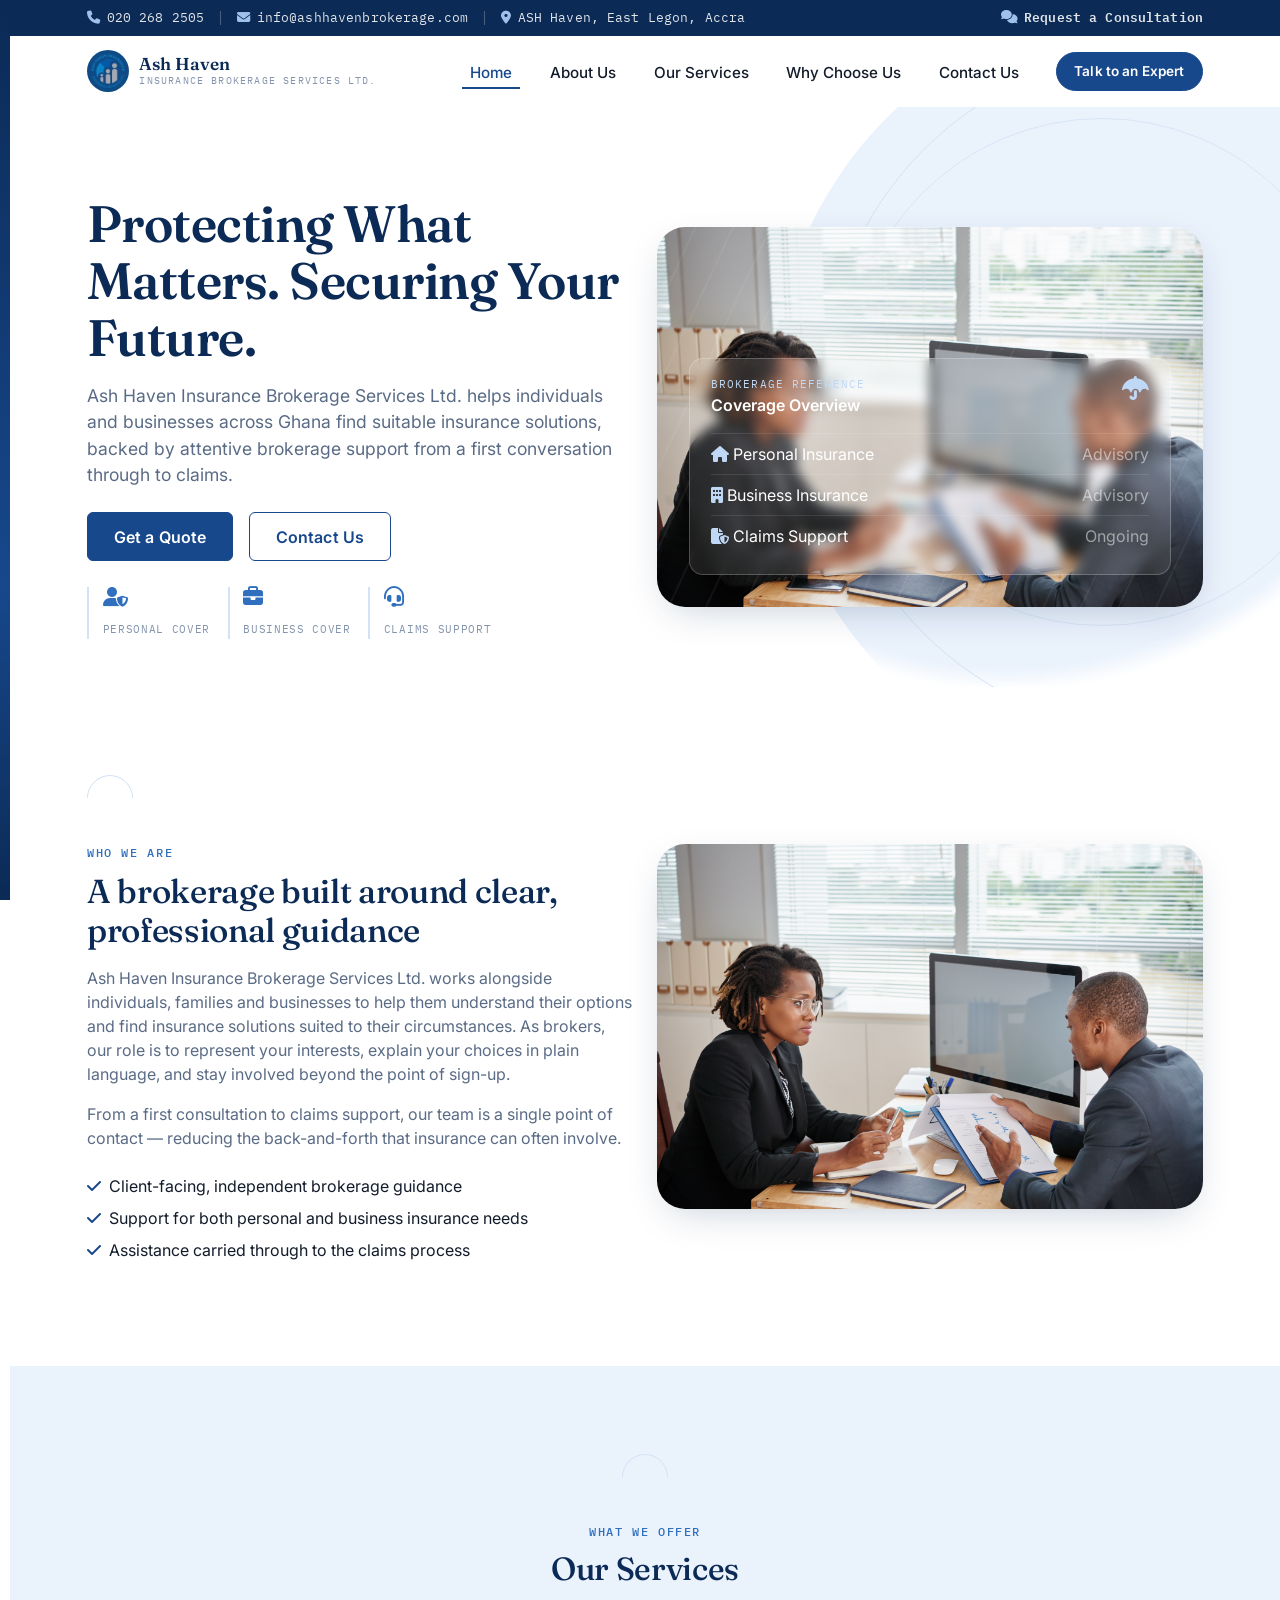
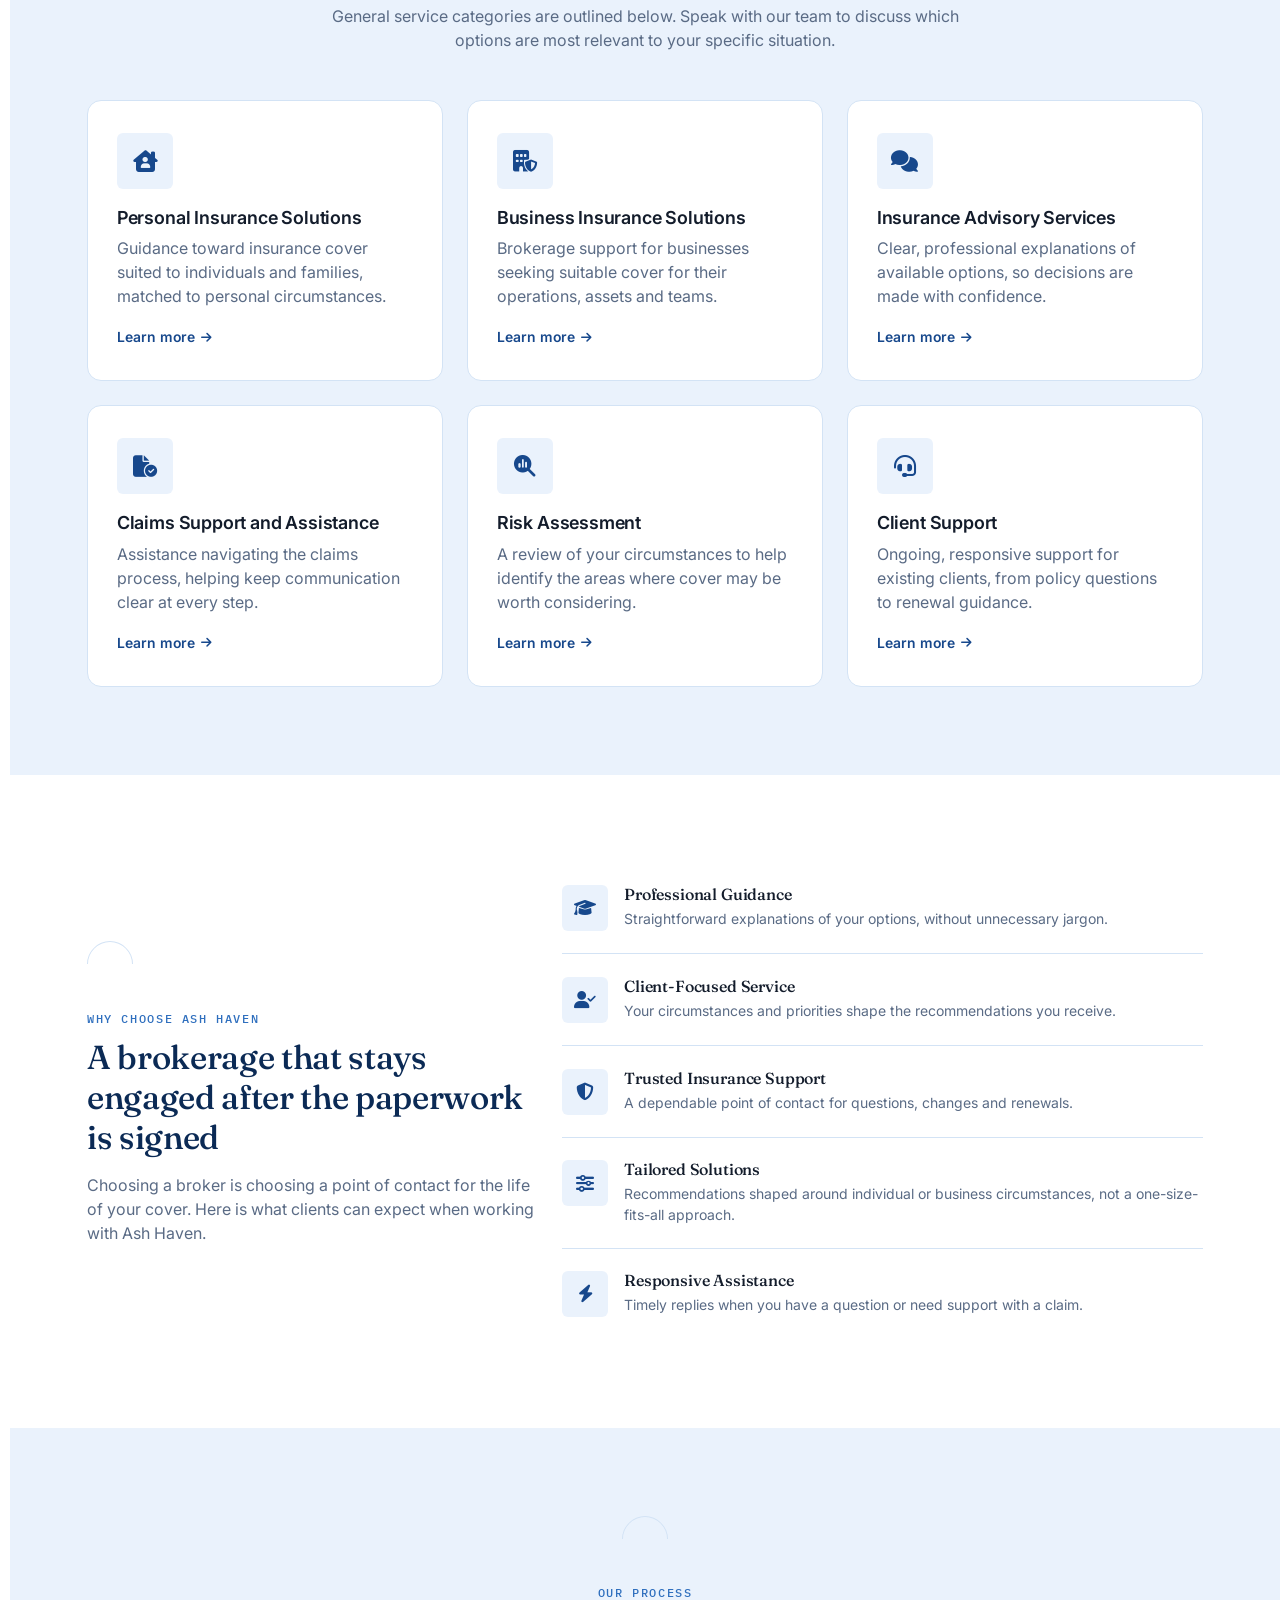
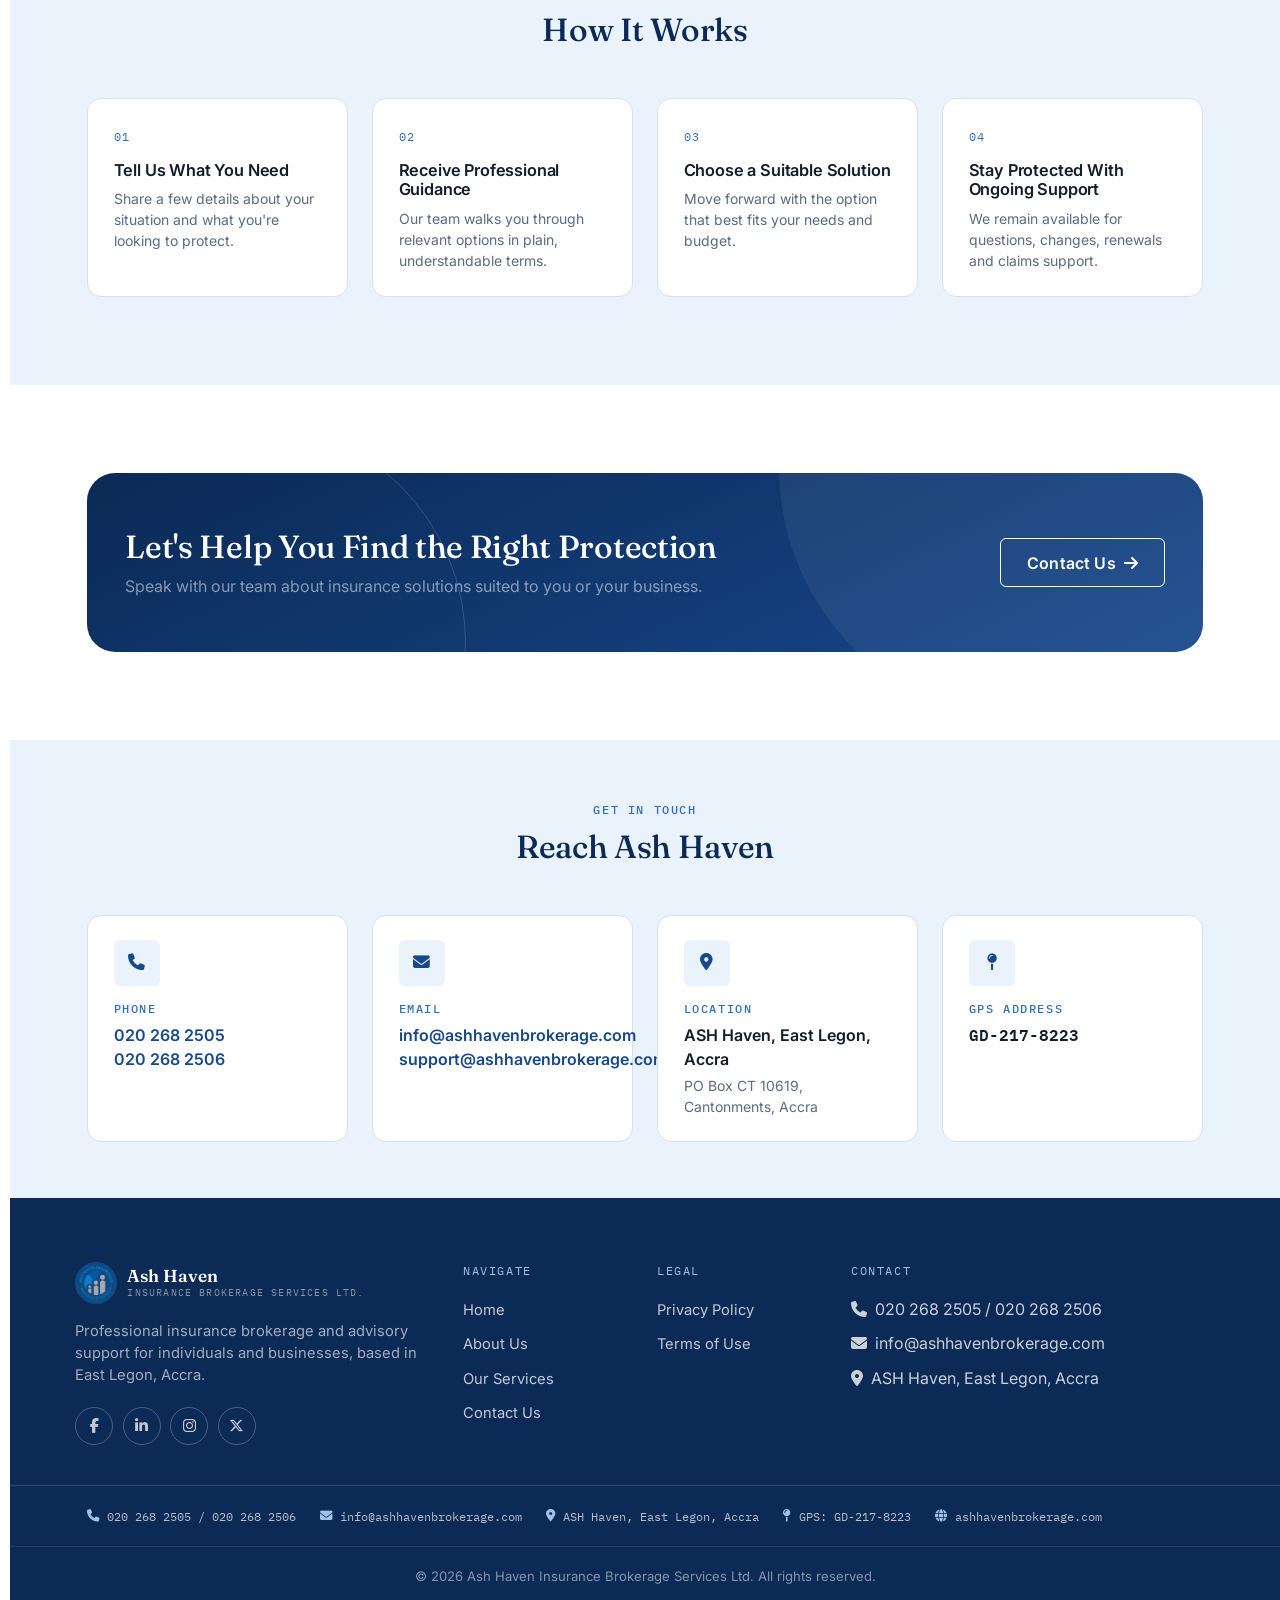
<file: index.html>
<!DOCTYPE html>
<html lang="en">
<head>
  <meta charset="UTF-8">
  <meta name="viewport" content="width=device-width, initial-scale=1.0">
  <title>Ash Haven Insurance Brokerage Services Ltd. | Insurance Brokerage in Accra, Ghana</title>
  <meta name="description" content="Ash Haven Insurance Brokerage Services Ltd. provides professional insurance brokerage and advisory support for individuals and businesses in East Legon, Accra, Ghana.">
  <meta name="keywords" content="Insurance Brokerage Services in Ghana, Insurance Brokerage in Accra, Insurance Advisory Services, Business and Personal Insurance Support">
  <meta name="author" content="Ash Haven Insurance Brokerage Services Ltd.">

  <!-- Open Graph -->
  <meta property="og:type" content="website">
  <meta property="og:title" content="Ash Haven Insurance Brokerage Services Ltd.">
  <meta property="og:description" content="Protecting what matters. Professional insurance brokerage and advisory support for individuals and businesses in Accra, Ghana.">
  <meta property="og:url" content="https://ashhavenbrokerage.com/">
  <meta property="og:site_name" content="Ash Haven Insurance Brokerage Services Ltd.">
  <!-- Replace with the final social preview image before launch -->
  <meta property="og:image" content="assets/images/og-cover.jpg">

  <!-- Favicon placeholder — replace with the official Ash Haven mark -->
  <link rel="icon" type="image/png" href="assets/images/favicon.png">

  <!-- Fonts -->
  <link rel="preconnect" href="https://fonts.googleapis.com">
  <link href="https://fonts.googleapis.com/css2?family=Fraunces:opsz,wght@9..144,500;9..144,600;9..144,700&family=Inter:wght@400;500;600;700&family=IBM+Plex+Mono:wght@400;500&display=swap" rel="stylesheet">

  <!-- Bootstrap 5 -->
  <link href="https://cdn.jsdelivr.net/npm/bootstrap@5.3.3/dist/css/bootstrap.min.css" rel="stylesheet">
  <!-- Font Awesome -->
  <link rel="stylesheet" href="https://cdnjs.cloudflare.com/ajax/libs/font-awesome/6.5.2/css/all.min.css">

  <!-- Site styles -->
  <link rel="stylesheet" href="assets/css/style.css">
</head>
<body>

  <!-- Signature spine (see style.css for notes) -->
  <div class="spine" aria-hidden="true"></div>

  <!-- =========================================================
       TOP CONTACT BAR
       ========================================================= -->
  <div class="topbar d-none d-md-block">
    <div class="container d-flex justify-content-between align-items-center py-2">
      <div class="d-flex align-items-center gap-3">
        <a href="tel:0202682505"><i class="fa-solid fa-phone"></i>020 268 2505</a>
        <span class="divider"></span>
        <a href="mailto:info@ashhavenbrokerage.com"><i class="fa-solid fa-envelope"></i>info@ashhavenbrokerage.com</a>
        <span class="divider"></span>
        <span><i class="fa-solid fa-location-dot"></i>ASH Haven, East Legon, Accra</span>
      </div>
      <a href="contact.html" class="fw-semibold"><i class="fa-solid fa-comments"></i>Request a Consultation</a>
    </div>
  </div>

  <!-- =========================================================
       NAVIGATION
       ========================================================= -->
  <nav class="navbar navbar-expand-lg main-nav sticky-top">
    <div class="container">
      <a class="navbar-brand-wrap text-decoration-none" href="index.html">
        <!-- IMAGE: change "brokerage.jpg" below to your logo filename -->
        <img src="assets/images/brokerage.jpg" alt="Ash Haven logo" style="width:42px;height:42px;border-radius:50%;object-fit:cover;">
        <span>
          <span class="brand-name">Ash Haven</span>
          <span class="brand-sub">Insurance Brokerage Services Ltd.</span>
        </span>
      </a>
      <button class="navbar-toggler" type="button" data-bs-toggle="collapse" data-bs-target="#mainNavCollapse" aria-controls="mainNavCollapse" aria-expanded="false" aria-label="Toggle navigation">
        <span class="navbar-toggler-icon"></span>
      </button>
      <div class="collapse navbar-collapse justify-content-end" id="mainNavCollapse">
        <ul class="navbar-nav align-items-lg-center gap-lg-1 py-3 py-lg-0">
          <li class="nav-item"><a class="nav-link active" href="index.html">Home</a></li>
          <li class="nav-item"><a class="nav-link" href="about.html">About Us</a></li>
          <li class="nav-item"><a class="nav-link" href="services.html">Our Services</a></li>
          <li class="nav-item"><a class="nav-link" href="index.html#why-choose-us">Why Choose Us</a></li>
          <li class="nav-item"><a class="nav-link" href="contact.html">Contact Us</a></li>
          <li class="nav-item ms-lg-3">
            <a class="btn btn-brand btn-sm-pill" href="contact.html">Talk to an Expert</a>
          </li>
        </ul>
      </div>
    </div>
  </nav>

  <!-- =========================================================
       HERO
       ========================================================= -->
  <header class="hero">
    <div class="hero-arc" aria-hidden="true"></div>
    <div class="hero-arc-line" aria-hidden="true"></div>
    <div class="hero-arc-line inner" aria-hidden="true"></div>
    <div class="container hero-content">
      <div class="row align-items-center gy-5">
        <div class="col-lg-6">
          <h1>Protecting What Matters. Securing Your Future.</h1>
          <p class="hero-lead mt-3 mb-4">
            Ash Haven Insurance Brokerage Services Ltd. helps individuals and businesses
            across Ghana find suitable insurance solutions, backed by attentive brokerage
            support from a first conversation through to claims.
          </p>
          <div class="d-flex flex-wrap gap-3">
            <a href="contact.html" class="btn btn-brand">Get a Quote</a>
            <a href="contact.html" class="btn btn-outline-navy">Contact Us</a>
          </div>

          <div class="hero-stats-row">
            <div class="hero-stat">
              <i class="fa-solid fa-user-shield mb-2 d-block fs-5"></i>
              <span class="hero-stat-label">Personal Cover</span>
            </div>
            <div class="hero-stat">
              <i class="fa-solid fa-briefcase mb-2 d-block fs-5"></i>
              <span class="hero-stat-label">Business Cover</span>
            </div>
            <div class="hero-stat">
              <i class="fa-solid fa-headset mb-2 d-block fs-5"></i>
              <span class="hero-stat-label">Claims Support</span>
            </div>
          </div>
        </div>

        <div class="col-lg-6">
          <!-- IMAGE: change "hero-image.jpg" below to your hero photo's filename -->
          <div class="hero-visual" style="background-image:url('assets/images/consult.jpg'); background-size:cover; background-position:center;">
            <div class="hero-visual-card">
              <div class="d-flex justify-content-between align-items-start mb-3">
                <div>
                  <span class="d-block" style="font-family:var(--font-mono); font-size:0.7rem; letter-spacing:.1em; text-transform:uppercase; color:#BFD8F6;">Brokerage Reference</span>
                  <span class="fw-semibold">Coverage Overview</span>
                </div>
                <i class="fa-solid fa-umbrella fs-4"></i>
              </div>
              <div class="d-flex justify-content-between py-2 border-top border-white border-opacity-10">
                <span><i class="fa-solid fa-house"></i> Personal Insurance</span>
                <span class="text-white-50">Advisory</span>
              </div>
              <div class="d-flex justify-content-between py-2 border-top border-white border-opacity-10">
                <span><i class="fa-solid fa-building"></i> Business Insurance</span>
                <span class="text-white-50">Advisory</span>
              </div>
              <div class="d-flex justify-content-between py-2 border-top border-white border-opacity-10">
                <span><i class="fa-solid fa-file-shield"></i> Claims Support</span>
                <span class="text-white-50">Ongoing</span>
              </div>
            </div>
          </div>
        </div>
      </div>
    </div>
  </header>

  <!-- =========================================================
       TRUST / INTRODUCTION
       ========================================================= -->
  <section class="section">
    <div class="container">
      <div class="row align-items-center gy-5">
        <div class="col-lg-6 reveal">
          <div class="divider-arc"></div>
          <span class="eyebrow">Who We Are</span>
          <h2 class="mt-2 mb-3" style="font-size:clamp(1.6rem,2.6vw,2.1rem);">A brokerage built around clear, professional guidance</h2>
          <p class="text-slate mb-3">
            Ash Haven Insurance Brokerage Services Ltd. works alongside individuals, families
            and businesses to help them understand their options and find insurance solutions
            suited to their circumstances. As brokers, our role is to represent your interests,
            explain your choices in plain language, and stay involved beyond the point of sign-up.
          </p>
          <p class="text-slate mb-4">
            From a first consultation to claims support, our team is a single point of contact —
            reducing the back-and-forth that insurance can often involve.
          </p>
          <ul class="list-unstyled d-flex flex-column gap-2">
            <li><i class="fa-solid fa-check text-brand me-2"></i>Client-facing, independent brokerage guidance</li>
            <li><i class="fa-solid fa-check text-brand me-2"></i>Support for both personal and business insurance needs</li>
            <li><i class="fa-solid fa-check text-brand me-2"></i>Assistance carried through to the claims process</li>
          </ul>
        </div>
        <div class="col-lg-6 reveal reveal-delay-1">
          <div class="rounded-lg shadow-soft overflow-hidden position-relative" style="min-height:360px;">
            <!-- IMAGE: change "office.jpg" below to your consultation/office photo's filename -->
            <img src="assets/images/consult.jpg" alt="Ash Haven client consultation" class="w-100 h-100" style="object-fit:cover;">
          </div>
        </div>
      </div>
    </div>
  </section>

  <!-- =========================================================
       OUR SERVICES
       ========================================================= -->
  <section class="section bg-pale">
    <div class="container">
      <div class="section-head mx-auto text-center reveal">
        <div class="divider-arc mx-auto"></div>
        <span class="eyebrow">What We Offer</span>
        <h2 class="mt-2">Our Services</h2>
        <p class="text-slate mt-3">
          General service categories are outlined below. Speak with our team to discuss
          which options are most relevant to your specific situation.
        </p>
      </div>

      <div class="row g-4">
        <div class="col-md-6 col-lg-4 reveal">
          <div class="card-service">
            <div class="icon-tile"><i class="fa-solid fa-house-chimney-user"></i></div>
            <h3>Personal Insurance Solutions</h3>
            <p class="text-slate">Guidance toward insurance cover suited to individuals and families, matched to personal circumstances.</p>
            <a href="services.html" class="service-link text-brand">Learn more <i class="fa-solid fa-arrow-right"></i></a>
          </div>
        </div>
        <div class="col-md-6 col-lg-4 reveal reveal-delay-1">
          <div class="card-service">
            <div class="icon-tile"><i class="fa-solid fa-building-shield"></i></div>
            <h3>Business Insurance Solutions</h3>
            <p class="text-slate">Brokerage support for businesses seeking suitable cover for their operations, assets and teams.</p>
            <a href="services.html" class="service-link text-brand">Learn more <i class="fa-solid fa-arrow-right"></i></a>
          </div>
        </div>
        <div class="col-md-6 col-lg-4 reveal reveal-delay-2">
          <div class="card-service">
            <div class="icon-tile"><i class="fa-solid fa-comments"></i></div>
            <h3>Insurance Advisory Services</h3>
            <p class="text-slate">Clear, professional explanations of available options, so decisions are made with confidence.</p>
            <a href="services.html" class="service-link text-brand">Learn more <i class="fa-solid fa-arrow-right"></i></a>
          </div>
        </div>
        <div class="col-md-6 col-lg-4 reveal">
          <div class="card-service">
            <div class="icon-tile"><i class="fa-solid fa-file-circle-check"></i></div>
            <h3>Claims Support and Assistance</h3>
            <p class="text-slate">Assistance navigating the claims process, helping keep communication clear at every step.</p>
            <a href="services.html" class="service-link text-brand">Learn more <i class="fa-solid fa-arrow-right"></i></a>
          </div>
        </div>
        <div class="col-md-6 col-lg-4 reveal reveal-delay-1">
          <div class="card-service">
            <div class="icon-tile"><i class="fa-solid fa-magnifying-glass-chart"></i></div>
            <h3>Risk Assessment</h3>
            <p class="text-slate">A review of your circumstances to help identify the areas where cover may be worth considering.</p>
            <a href="services.html" class="service-link text-brand">Learn more <i class="fa-solid fa-arrow-right"></i></a>
          </div>
        </div>
        <div class="col-md-6 col-lg-4 reveal reveal-delay-2">
          <div class="card-service">
            <div class="icon-tile"><i class="fa-solid fa-headset"></i></div>
            <h3>Client Support</h3>
            <p class="text-slate">Ongoing, responsive support for existing clients, from policy questions to renewal guidance.</p>
            <a href="services.html" class="service-link text-brand">Learn more <i class="fa-solid fa-arrow-right"></i></a>
          </div>
        </div>
      </div>
    </div>
  </section>

  <!-- =========================================================
       WHY CHOOSE ASH HAVEN
       ========================================================= -->
  <section class="section" id="why-choose-us">
    <div class="container">
      <div class="row align-items-center gy-5">
        <div class="col-lg-5 reveal">
          <div class="divider-arc"></div>
          <span class="eyebrow">Why Choose Ash Haven</span>
          <h2 class="mt-2 mb-3" style="font-size:clamp(1.6rem,2.6vw,2.1rem);">A brokerage that stays engaged after the paperwork is signed</h2>
          <p class="text-slate">
            Choosing a broker is choosing a point of contact for the life of your cover.
            Here is what clients can expect when working with Ash Haven.
          </p>
        </div>
        <div class="col-lg-7 reveal reveal-delay-1">
          <div class="card-value">
            <div class="icon-tile"><i class="fa-solid fa-graduation-cap"></i></div>
            <div>
              <h3 class="h6 mb-1">Professional Guidance</h3>
              <p class="text-slate mb-0 small">Straightforward explanations of your options, without unnecessary jargon.</p>
            </div>
          </div>
          <div class="card-value">
            <div class="icon-tile"><i class="fa-solid fa-user-check"></i></div>
            <div>
              <h3 class="h6 mb-1">Client-Focused Service</h3>
              <p class="text-slate mb-0 small">Your circumstances and priorities shape the recommendations you receive.</p>
            </div>
          </div>
          <div class="card-value">
            <div class="icon-tile"><i class="fa-solid fa-shield-halved"></i></div>
            <div>
              <h3 class="h6 mb-1">Trusted Insurance Support</h3>
              <p class="text-slate mb-0 small">A dependable point of contact for questions, changes and renewals.</p>
            </div>
          </div>
          <div class="card-value">
            <div class="icon-tile"><i class="fa-solid fa-sliders"></i></div>
            <div>
              <h3 class="h6 mb-1">Tailored Solutions</h3>
              <p class="text-slate mb-0 small">Recommendations shaped around individual or business circumstances, not a one-size-fits-all approach.</p>
            </div>
          </div>
          <div class="card-value">
            <div class="icon-tile"><i class="fa-solid fa-bolt"></i></div>
            <div>
              <h3 class="h6 mb-1">Responsive Assistance</h3>
              <p class="text-slate mb-0 small">Timely replies when you have a question or need support with a claim.</p>
            </div>
          </div>
        </div>
      </div>
    </div>
  </section>

  <!-- =========================================================
       HOW IT WORKS
       ========================================================= -->
  <section class="section bg-pale">
    <div class="container">
      <div class="section-head mx-auto text-center reveal">
        <div class="divider-arc mx-auto"></div>
        <span class="eyebrow">Our Process</span>
        <h2 class="mt-2">How It Works</h2>
      </div>

      <div class="row g-4">
        <div class="col-md-6 col-lg-3 reveal position-relative">
          <div class="step-card">
            <span class="step-number">01</span>
            <h3>Tell Us What You Need</h3>
            <p class="text-slate small mb-0">Share a few details about your situation and what you're looking to protect.</p>
          </div>
          <i class="fa-solid fa-chevron-right step-connector"></i>
        </div>
        <div class="col-md-6 col-lg-3 reveal reveal-delay-1 position-relative">
          <div class="step-card">
            <span class="step-number">02</span>
            <h3>Receive Professional Guidance</h3>
            <p class="text-slate small mb-0">Our team walks you through relevant options in plain, understandable terms.</p>
          </div>
          <i class="fa-solid fa-chevron-right step-connector"></i>
        </div>
        <div class="col-md-6 col-lg-3 reveal reveal-delay-2 position-relative">
          <div class="step-card">
            <span class="step-number">03</span>
            <h3>Choose a Suitable Solution</h3>
            <p class="text-slate small mb-0">Move forward with the option that best fits your needs and budget.</p>
          </div>
          <i class="fa-solid fa-chevron-right step-connector"></i>
        </div>
        <div class="col-md-6 col-lg-3 reveal reveal-delay-3">
          <div class="step-card">
            <span class="step-number">04</span>
            <h3>Stay Protected With Ongoing Support</h3>
            <p class="text-slate small mb-0">We remain available for questions, changes, renewals and claims support.</p>
          </div>
        </div>
      </div>
    </div>
  </section>

  <!-- =========================================================
       CALL TO ACTION
       ========================================================= -->
  <section class="section">
    <div class="container">
      <div class="cta-band reveal">
        <div class="row align-items-center gy-4">
          <div class="col-lg-8">
            <h2 class="mb-2" style="font-size:clamp(1.5rem,2.6vw,2rem);">Let's Help You Find the Right Protection</h2>
            <p class="mb-0 text-white-50">Speak with our team about insurance solutions suited to you or your business.</p>
          </div>
          <div class="col-lg-4 text-lg-end cta-actions">
            <a href="contact.html" class="btn btn-outline-brand">Contact Us <i class="fa-solid fa-arrow-right ms-1"></i></a>
          </div>
        </div>
      </div>
    </div>
  </section>

  <!-- =========================================================
       CONTACT PREVIEW
       ========================================================= -->
  <section class="section-sm bg-pale">
    <div class="container">
      <div class="section-head mx-auto text-center reveal">
        <span class="eyebrow">Get in Touch</span>
        <h2 class="mt-2">Reach Ash Haven</h2>
      </div>
      <div class="row g-4">
        <div class="col-md-6 col-lg-3 reveal">
          <div class="contact-info-card">
            <div class="icon-tile"><i class="fa-solid fa-phone"></i></div>
            <span class="eyebrow">Phone</span>
            <a href="tel:0202682505" class="d-block text-ink text-decoration-none fw-semibold">020 268 2505</a>
            <a href="tel:0202682506" class="d-block text-ink text-decoration-none fw-semibold">020 268 2506</a>
          </div>
        </div>
        <div class="col-md-6 col-lg-3 reveal reveal-delay-1">
          <div class="contact-info-card">
            <div class="icon-tile"><i class="fa-solid fa-envelope"></i></div>
            <span class="eyebrow">Email</span>
            <a href="mailto:info@ashhavenbrokerage.com" class="d-block text-decoration-none fw-semibold">info@ashhavenbrokerage.com</a>
            <a href="mailto:support@ashhavenbrokerage.com" class="d-block text-decoration-none fw-semibold">support@ashhavenbrokerage.com</a>
          </div>
        </div>
        <div class="col-md-6 col-lg-3 reveal reveal-delay-2">
          <div class="contact-info-card">
            <div class="icon-tile"><i class="fa-solid fa-location-dot"></i></div>
            <span class="eyebrow">Location</span>
            <span class="d-block fw-semibold">ASH Haven, East Legon, Accra</span>
            <span class="d-block text-slate small mt-1">PO Box CT 10619, Cantonments, Accra</span>
          </div>
        </div>
        <div class="col-md-6 col-lg-3 reveal reveal-delay-3">
          <div class="contact-info-card">
            <div class="icon-tile"><i class="fa-solid fa-map-pin"></i></div>
            <span class="eyebrow">GPS Address</span>
            <span class="d-block fw-semibold" style="font-family:var(--font-mono);">GD-217-8223</span>
          </div>
        </div>
      </div>
    </div>
  </section>

  <!-- =========================================================
       FOOTER
       ========================================================= -->
  <footer class="site-footer">
    <div class="container footer-top">
      <div class="row gy-4">
        <div class="col-lg-4 footer-brand">
          <div class="navbar-brand-wrap mb-3">
            <!-- IMAGE: change "brokerage.jpg" below to your logo filename -->
            <img src="assets/images/brokerage.jpg" alt="Ash Haven logo" style="width:42px;height:42px;border-radius:50%;object-fit:cover;">
            <span>
              <span class="brand-name">Ash Haven</span>
              <span class="brand-sub">Insurance Brokerage Services Ltd.</span>
            </span>
          </div>
          <p class="footer-desc">
            Professional insurance brokerage and advisory support for individuals
            and businesses, based in East Legon, Accra.
          </p>
          <div class="social-row">
            <!-- Replace href values with official social profiles -->
            <a href="#" class="social-icon" aria-label="Facebook"><i class="fa-brands fa-facebook-f"></i></a>
            <a href="#" class="social-icon" aria-label="LinkedIn"><i class="fa-brands fa-linkedin-in"></i></a>
            <a href="#" class="social-icon" aria-label="Instagram"><i class="fa-brands fa-instagram"></i></a>
            <a href="#" class="social-icon" aria-label="X (Twitter)"><i class="fa-brands fa-x-twitter"></i></a>
          </div>
        </div>
        <div class="col-6 col-lg-2">
          <div class="footer-heading">Navigate</div>
          <ul class="list-unstyled footer-links">
            <li><a href="index.html">Home</a></li>
            <li><a href="about.html">About Us</a></li>
            <li><a href="services.html">Our Services</a></li>
            <li><a href="contact.html">Contact Us</a></li>
          </ul>
        </div>
        <div class="col-6 col-lg-2">
          <div class="footer-heading">Legal</div>
          <ul class="list-unstyled footer-links">
            <!-- Placeholder pages — link to real policies before launch -->
            <li><a href="#">Privacy Policy</a></li>
            <li><a href="#">Terms of Use</a></li>
          </ul>
        </div>
        <div class="col-lg-4">
          <div class="footer-heading">Contact</div>
          <ul class="list-unstyled footer-links">
            <li><i class="fa-solid fa-phone me-2"></i>020 268 2505 / 020 268 2506</li>
            <li><i class="fa-solid fa-envelope me-2"></i>info@ashhavenbrokerage.com</li>
            <li><i class="fa-solid fa-location-dot me-2"></i>ASH Haven, East Legon, Accra</li>
          </ul>
        </div>
      </div>
    </div>

    <!-- Letterhead-style contact strip -->
    <div class="footer-strip">
      <div class="container d-flex flex-wrap gap-3 gap-md-4 justify-content-center justify-content-md-start">
        <span class="strip-item"><i class="fa-solid fa-phone"></i>020 268 2505 / 020 268 2506</span>
        <span class="strip-item"><i class="fa-solid fa-envelope"></i>info@ashhavenbrokerage.com</span>
        <span class="strip-item"><i class="fa-solid fa-location-dot"></i>ASH Haven, East Legon, Accra</span>
        <span class="strip-item"><i class="fa-solid fa-map-pin"></i>GPS: GD-217-8223</span>
        <span class="strip-item"><i class="fa-solid fa-globe"></i>ashhavenbrokerage.com</span>
      </div>
    </div>

    <div class="footer-bottom text-center">
      <div class="container">
        &copy; <span data-current-year></span> Ash Haven Insurance Brokerage Services Ltd. All rights reserved.
      </div>
    </div>
  </footer>

  <button class="scroll-top-btn" aria-label="Scroll to top">
    <i class="fa-solid fa-arrow-up"></i>
  </button>

  <!-- Bootstrap bundle (includes Popper) -->
  <script src="https://cdn.jsdelivr.net/npm/bootstrap@5.3.3/dist/js/bootstrap.bundle.min.js"></script>
  <script src="assets/js/script.js"></script>
</body>
</html>
</file>
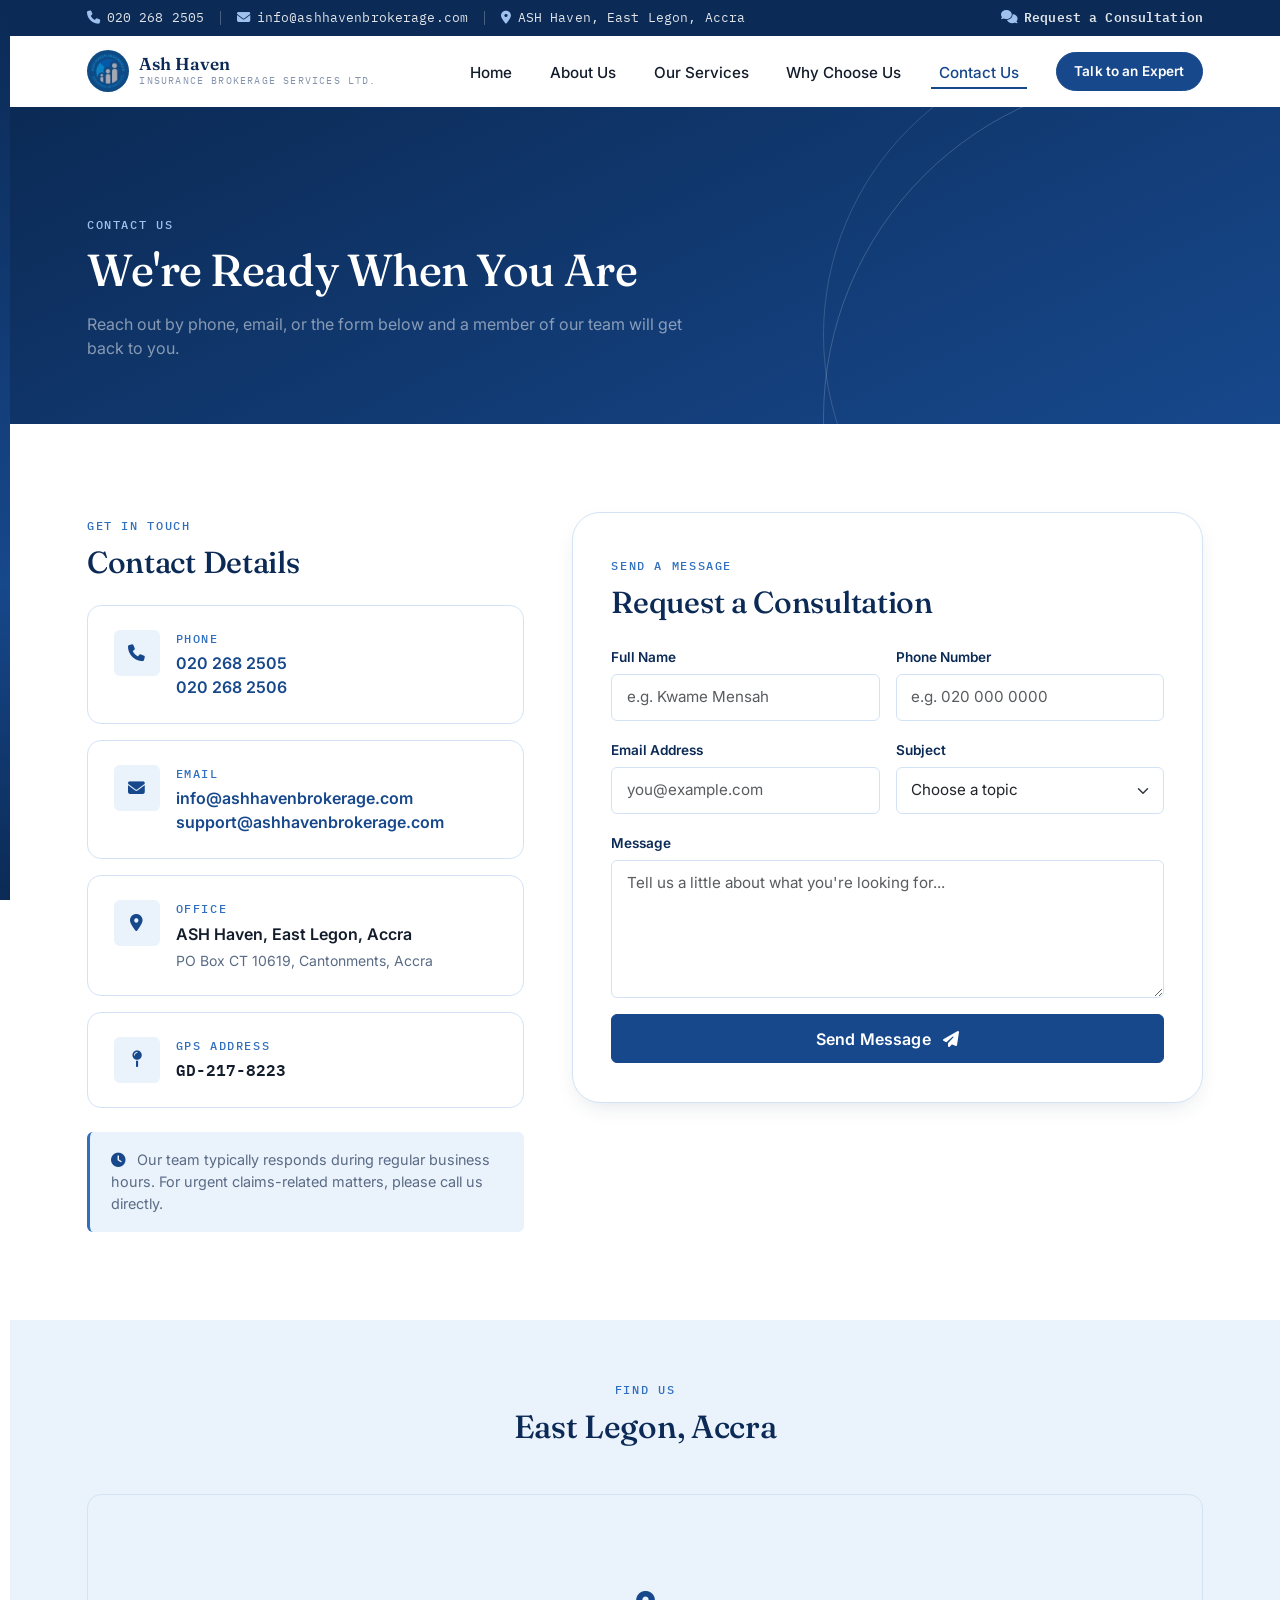
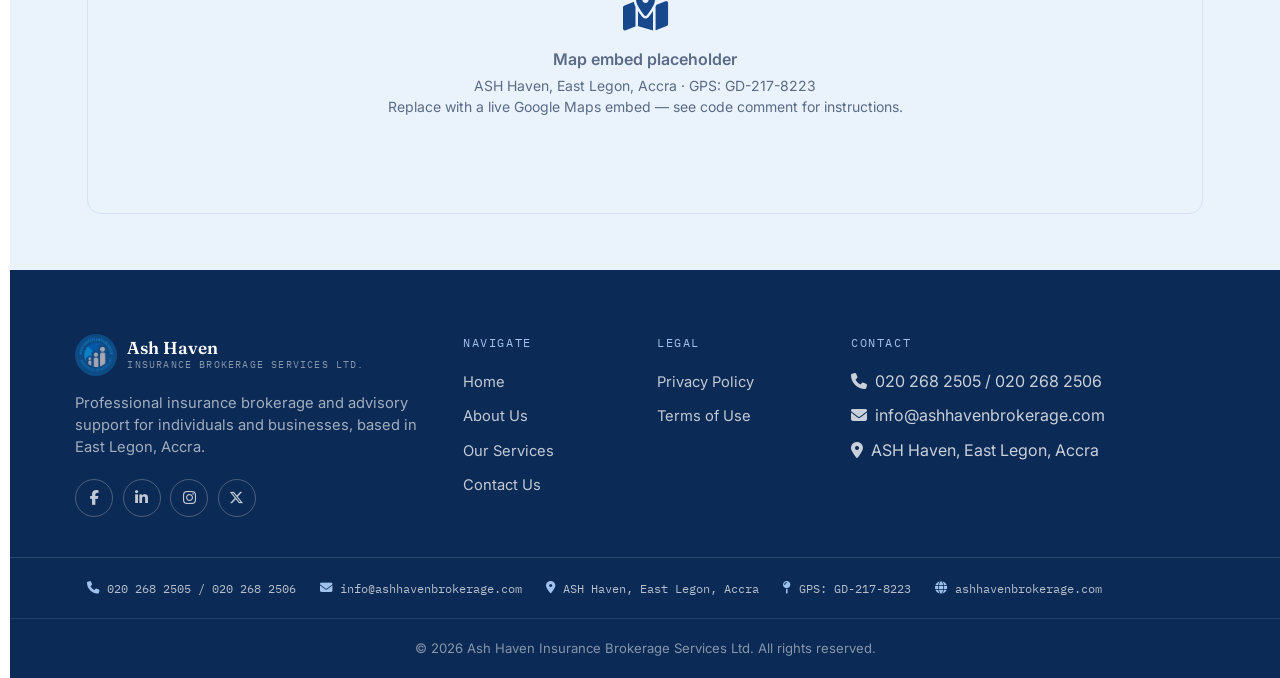
<file: contact.html>
<!DOCTYPE html>
<html lang="en">
<head>
  <meta charset="UTF-8">
  <meta name="viewport" content="width=device-width, initial-scale=1.0">
  <title>Contact Us | Ash Haven Insurance Brokerage Services Ltd.</title>
  <meta name="description" content="Contact Ash Haven Insurance Brokerage Services Ltd. in East Legon, Accra. Call, email, or send a message to request a consultation about personal or business insurance.">
  <meta name="keywords" content="Insurance Brokerage in Accra, Contact Insurance Broker Ghana, Insurance Advisory Services">
  <meta name="author" content="Ash Haven Insurance Brokerage Services Ltd.">

  <meta property="og:type" content="website">
  <meta property="og:title" content="Contact Ash Haven Insurance Brokerage Services Ltd.">
  <meta property="og:description" content="Reach our team in East Legon, Accra by phone, email, or the contact form.">
  <meta property="og:url" content="https://ashhavenbrokerage.com/contact.html">
  <meta property="og:site_name" content="Ash Haven Insurance Brokerage Services Ltd.">
  <meta property="og:image" content="assets/images/og-cover.jpg">

  <link rel="icon" type="image/png" href="assets/images/favicon.png">

  <link rel="preconnect" href="https://fonts.googleapis.com">
  <link href="https://fonts.googleapis.com/css2?family=Fraunces:opsz,wght@9..144,500;9..144,600;9..144,700&family=Inter:wght@400;500;600;700&family=IBM+Plex+Mono:wght@400;500&display=swap" rel="stylesheet">

  <link href="https://cdn.jsdelivr.net/npm/bootstrap@5.3.3/dist/css/bootstrap.min.css" rel="stylesheet">
  <link rel="stylesheet" href="https://cdnjs.cloudflare.com/ajax/libs/font-awesome/6.5.2/css/all.min.css">
  <link rel="stylesheet" href="assets/css/style.css">
</head>
<body>

  <div class="spine" aria-hidden="true"></div>

  <!-- TOP CONTACT BAR -->
  <div class="topbar d-none d-md-block">
    <div class="container d-flex justify-content-between align-items-center py-2">
      <div class="d-flex align-items-center gap-3">
        <a href="tel:0202682505"><i class="fa-solid fa-phone"></i>020 268 2505</a>
        <span class="divider"></span>
        <a href="mailto:info@ashhavenbrokerage.com"><i class="fa-solid fa-envelope"></i>info@ashhavenbrokerage.com</a>
        <span class="divider"></span>
        <span><i class="fa-solid fa-location-dot"></i>ASH Haven, East Legon, Accra</span>
      </div>
      <a href="contact.html" class="fw-semibold"><i class="fa-solid fa-comments"></i>Request a Consultation</a>
    </div>
  </div>

  <!-- NAVIGATION -->
  <nav class="navbar navbar-expand-lg main-nav sticky-top">
    <div class="container">
      <a class="navbar-brand-wrap text-decoration-none" href="index.html">
        <img src="assets/images/brokerage.jpg" alt="Ash Haven logo" style="width:42px;height:42px;border-radius:50%;object-fit:cover;"> <!-- IMAGE: change "logo.jpg" to your logo filename -->
        <span>
          <span class="brand-name">Ash Haven</span>
          <span class="brand-sub">Insurance Brokerage Services Ltd.</span>
        </span>
      </a>
      <button class="navbar-toggler" type="button" data-bs-toggle="collapse" data-bs-target="#mainNavCollapse" aria-controls="mainNavCollapse" aria-expanded="false" aria-label="Toggle navigation">
        <span class="navbar-toggler-icon"></span>
      </button>
      <div class="collapse navbar-collapse justify-content-end" id="mainNavCollapse">
        <ul class="navbar-nav align-items-lg-center gap-lg-1 py-3 py-lg-0">
          <li class="nav-item"><a class="nav-link" href="index.html">Home</a></li>
          <li class="nav-item"><a class="nav-link" href="about.html">About Us</a></li>
          <li class="nav-item"><a class="nav-link" href="services.html">Our Services</a></li>
          <li class="nav-item"><a class="nav-link" href="index.html#why-choose-us">Why Choose Us</a></li>
          <li class="nav-item"><a class="nav-link active" href="contact.html">Contact Us</a></li>
          <li class="nav-item ms-lg-3">
            <a class="btn btn-brand btn-sm-pill" href="contact.html">Talk to an Expert</a>
          </li>
        </ul>
      </div>
    </div>
  </nav>

  <!-- PAGE HEADER -->
  <header class="page-header">
    <div class="hero-arc-line" aria-hidden="true"></div>
    <div class="container position-relative">
      <span class="eyebrow" style="color:#9FC1EE;">Contact Us</span>
      <h1 class="mt-2 mb-3" style="font-size:clamp(2rem,3.6vw,2.8rem);">We're Ready When You Are</h1>
      <p class="text-white-50 mb-0" style="max-width:38rem;">
        Reach out by phone, email, or the form below and a member of our
        team will get back to you.
      </p>
    </div>
  </header>

  <!-- CONTACT DETAILS + FORM -->
  <section class="section">
    <div class="container">
      <div class="row g-5">

        <!-- Contact details -->
        <div class="col-lg-5 reveal">
          <span class="eyebrow">Get in Touch</span>
          <h2 class="mt-2 mb-4" style="font-size:clamp(1.5rem,2.4vw,1.9rem);">Contact Details</h2>

          <div class="d-flex flex-column gap-3 mb-4">
            <div class="contact-info-card d-flex align-items-start gap-3">
              <div class="icon-tile mb-0 flex-shrink-0"><i class="fa-solid fa-phone"></i></div>
              <div>
                <span class="eyebrow d-block mb-1">Phone</span>
                <a href="tel:0202682505" class="d-block text-ink text-decoration-none fw-semibold">020 268 2505</a>
                <a href="tel:0202682506" class="d-block text-ink text-decoration-none fw-semibold">020 268 2506</a>
              </div>
            </div>

            <div class="contact-info-card d-flex align-items-start gap-3">
              <div class="icon-tile mb-0 flex-shrink-0"><i class="fa-solid fa-envelope"></i></div>
              <div>
                <span class="eyebrow d-block mb-1">Email</span>
                <a href="mailto:info@ashhavenbrokerage.com" class="d-block text-decoration-none fw-semibold">info@ashhavenbrokerage.com</a>
                <a href="mailto:support@ashhavenbrokerage.com" class="d-block text-decoration-none fw-semibold">support@ashhavenbrokerage.com</a>
              </div>
            </div>

            <div class="contact-info-card d-flex align-items-start gap-3">
              <div class="icon-tile mb-0 flex-shrink-0"><i class="fa-solid fa-location-dot"></i></div>
              <div>
                <span class="eyebrow d-block mb-1">Office</span>
                <span class="d-block fw-semibold">ASH Haven, East Legon, Accra</span>
                <span class="d-block text-slate small mt-1">PO Box CT 10619, Cantonments, Accra</span>
              </div>
            </div>

            <div class="contact-info-card d-flex align-items-start gap-3">
              <div class="icon-tile mb-0 flex-shrink-0"><i class="fa-solid fa-map-pin"></i></div>
              <div>
                <span class="eyebrow d-block mb-1">GPS Address</span>
                <span class="d-block fw-semibold" style="font-family:var(--font-mono);">GD-217-8223</span>
              </div>
            </div>
          </div>

          <div class="disclaimer-box">
            <i class="fa-solid fa-clock me-2 text-brand"></i>
            Our team typically responds during regular business hours. For urgent
            claims-related matters, please call us directly.
          </div>
        </div>

        <!-- Contact form -->
        <div class="col-lg-7 reveal reveal-delay-1">
          <div class="form-card">
            <span class="eyebrow">Send a Message</span>
            <h2 class="mt-2 mb-4" style="font-size:clamp(1.5rem,2.4vw,1.9rem);">Request a Consultation</h2>

            <div id="formFeedback" class="alert alert-success d-none" role="alert" tabindex="-1">
              <i class="fa-solid fa-circle-check me-2"></i>
              Thank you — your message has been prepared. Our team will be in touch shortly.
              <span class="d-block small mt-1 text-body-secondary">(Note for site editors: connect this form to a live email endpoint before launch.)</span>
            </div>

            <form id="contactForm" novalidate>
              <div class="row g-3">
                <div class="col-md-6">
                  <label for="fullName" class="form-label">Full Name</label>
                  <input type="text" class="form-control" id="fullName" name="fullName" required minlength="2" placeholder="e.g. Kwame Mensah">
                  <div class="invalid-feedback">Please enter your full name.</div>
                </div>
                <div class="col-md-6">
                  <label for="phone" class="form-label">Phone Number</label>
                  <input type="tel" class="form-control" id="phone" name="phone" required pattern="^[0-9+\s()-]{7,20}$" placeholder="e.g. 020 000 0000">
                  <div class="invalid-feedback">Please enter a valid phone number.</div>
                </div>
                <div class="col-md-6">
                  <label for="email" class="form-label">Email Address</label>
                  <input type="email" class="form-control" id="email" name="email" required placeholder="you@example.com">
                  <div class="invalid-feedback">Please enter a valid email address.</div>
                </div>
                <div class="col-md-6">
                  <label for="subject" class="form-label">Subject</label>
                  <select class="form-select" id="subject" name="subject" required>
                    <option value="" selected disabled>Choose a topic</option>
                    <option>Personal Insurance Enquiry</option>
                    <option>Business Insurance Enquiry</option>
                    <option>Insurance Advisory Services</option>
                    <option>Claims Support</option>
                    <option>General Enquiry</option>
                  </select>
                  <div class="invalid-feedback">Please choose a subject.</div>
                </div>
                <div class="col-12">
                  <label for="message" class="form-label">Message</label>
                  <textarea class="form-control" id="message" name="message" rows="5" required minlength="10" placeholder="Tell us a little about what you're looking for..."></textarea>
                  <div class="invalid-feedback">Please enter a message (at least 10 characters).</div>
                </div>
                <div class="col-12">
                  <button type="submit" class="btn btn-brand w-100 w-md-auto">
                    Send Message <i class="fa-solid fa-paper-plane ms-2"></i>
                  </button>
                </div>
              </div>
            </form>
          </div>
        </div>
      </div>
    </div>
  </section>

  <!-- MAP -->
  <section class="section-sm bg-pale">
    <div class="container">
      <div class="section-head mx-auto text-center reveal">
        <span class="eyebrow">Find Us</span>
        <h2 class="mt-2">East Legon, Accra</h2>
      </div>
      <div class="map-placeholder reveal">
        <!--
          MAP EMBED INSTRUCTIONS FOR SITE EDITORS:
          Replace this placeholder with a live Google Maps embed once the
          exact office coordinates / Google Maps link are available.

          Example (uncomment and update the src with the real embed URL):

          <iframe
            src="https://www.google.com/maps/embed?pb=YOUR_EMBED_CODE_HERE"
            width="100%" height="380" style="border:0;" allowfullscreen=""
            loading="lazy" referrerpolicy="no-referrer-when-downgrade"
            title="Ash Haven Insurance Brokerage Services Ltd. location">
          </iframe>

          To get an embed code: open Google Maps, search "ASH Haven, East
          Legon, Accra" (or the GPS address GD-217-8223), click Share >
          Embed a map, and copy the provided <iframe> src URL above.
        -->
        <div>
          <i class="fa-solid fa-map-location-dot fs-1 text-brand mb-3"></i>
          <p class="text-slate mb-1 fw-semibold">Map embed placeholder</p>
          <p class="text-slate small mb-0">ASH Haven, East Legon, Accra &middot; GPS: GD-217-8223<br>Replace with a live Google Maps embed — see code comment for instructions.</p>
        </div>
      </div>
    </div>
  </section>

  <!-- FOOTER -->
  <footer class="site-footer">
    <div class="container footer-top">
      <div class="row gy-4">
        <div class="col-lg-4 footer-brand">
          <div class="navbar-brand-wrap mb-3">
            <img src="assets/images/brokerage.jpg" alt="Ash Haven logo" style="width:42px;height:42px;border-radius:50%;object-fit:cover;"> <!-- IMAGE: change "logo.jpg" to your logo filename -->
            <span>
              <span class="brand-name">Ash Haven</span>
              <span class="brand-sub">Insurance Brokerage Services Ltd.</span>
            </span>
          </div>
          <p class="footer-desc">
            Professional insurance brokerage and advisory support for individuals
            and businesses, based in East Legon, Accra.
          </p>
          <div class="social-row">
            <a href="#" class="social-icon" aria-label="Facebook"><i class="fa-brands fa-facebook-f"></i></a>
            <a href="#" class="social-icon" aria-label="LinkedIn"><i class="fa-brands fa-linkedin-in"></i></a>
            <a href="#" class="social-icon" aria-label="Instagram"><i class="fa-brands fa-instagram"></i></a>
            <a href="#" class="social-icon" aria-label="X (Twitter)"><i class="fa-brands fa-x-twitter"></i></a>
          </div>
        </div>
        <div class="col-6 col-lg-2">
          <div class="footer-heading">Navigate</div>
          <ul class="list-unstyled footer-links">
            <li><a href="index.html">Home</a></li>
            <li><a href="about.html">About Us</a></li>
            <li><a href="services.html">Our Services</a></li>
            <li><a href="contact.html">Contact Us</a></li>
          </ul>
        </div>
        <div class="col-6 col-lg-2">
          <div class="footer-heading">Legal</div>
          <ul class="list-unstyled footer-links">
            <li><a href="#">Privacy Policy</a></li>
            <li><a href="#">Terms of Use</a></li>
          </ul>
        </div>
        <div class="col-lg-4">
          <div class="footer-heading">Contact</div>
          <ul class="list-unstyled footer-links">
            <li><i class="fa-solid fa-phone me-2"></i>020 268 2505 / 020 268 2506</li>
            <li><i class="fa-solid fa-envelope me-2"></i>info@ashhavenbrokerage.com</li>
            <li><i class="fa-solid fa-location-dot me-2"></i>ASH Haven, East Legon, Accra</li>
          </ul>
        </div>
      </div>
    </div>

    <div class="footer-strip">
      <div class="container d-flex flex-wrap gap-3 gap-md-4 justify-content-center justify-content-md-start">
        <span class="strip-item"><i class="fa-solid fa-phone"></i>020 268 2505 / 020 268 2506</span>
        <span class="strip-item"><i class="fa-solid fa-envelope"></i>info@ashhavenbrokerage.com</span>
        <span class="strip-item"><i class="fa-solid fa-location-dot"></i>ASH Haven, East Legon, Accra</span>
        <span class="strip-item"><i class="fa-solid fa-map-pin"></i>GPS: GD-217-8223</span>
        <span class="strip-item"><i class="fa-solid fa-globe"></i>ashhavenbrokerage.com</span>
      </div>
    </div>

    <div class="footer-bottom text-center">
      <div class="container">
        &copy; <span data-current-year></span> Ash Haven Insurance Brokerage Services Ltd. All rights reserved.
      </div>
    </div>
  </footer>

  <button class="scroll-top-btn" aria-label="Scroll to top">
    <i class="fa-solid fa-arrow-up"></i>
  </button>

  <script src="https://cdn.jsdelivr.net/npm/bootstrap@5.3.3/dist/js/bootstrap.bundle.min.js"></script>
  <script src="assets/js/script.js"></script>
</body>
</html>
</file>
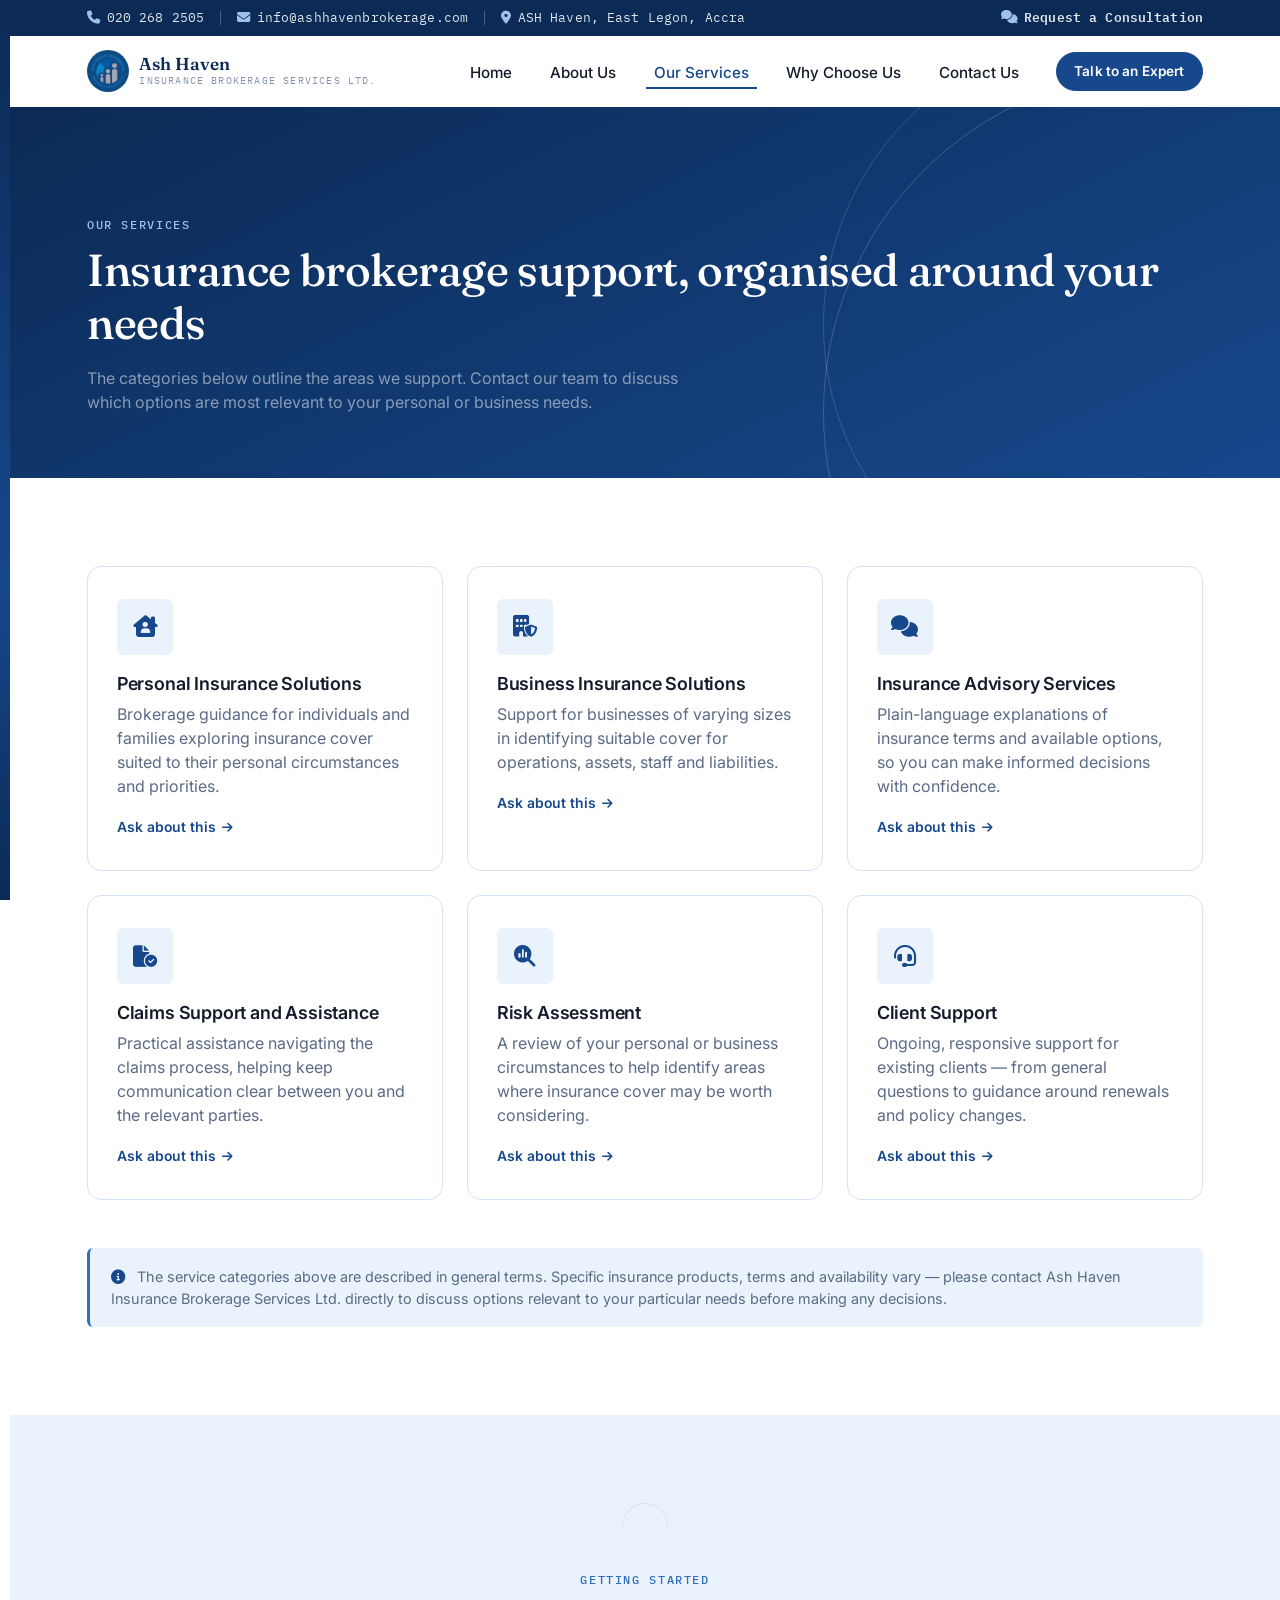
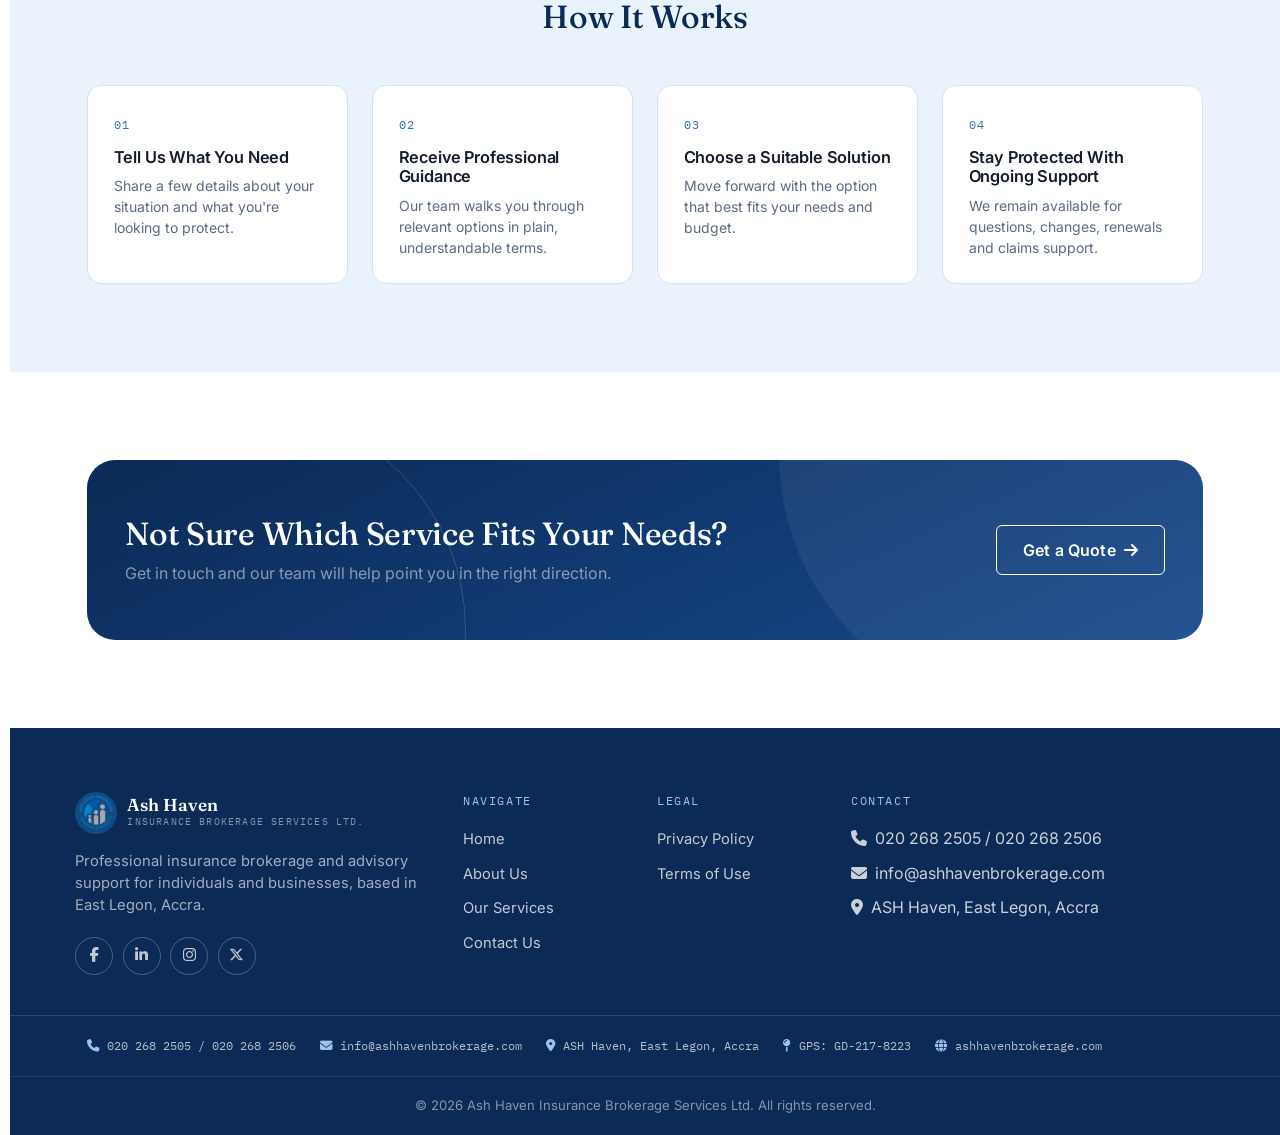
<file: services.html>
<!DOCTYPE html>
<html lang="en">
<head>
  <meta charset="UTF-8">
  <meta name="viewport" content="width=device-width, initial-scale=1.0">
  <title>Our Services | Ash Haven Insurance Brokerage Services Ltd.</title>
  <meta name="description" content="Explore Ash Haven's insurance brokerage services — personal and business insurance solutions, advisory services, claims support, risk assessment and client support in Accra, Ghana.">
  <meta name="keywords" content="Insurance Brokerage Services in Ghana, Insurance Advisory Services, Business and Personal Insurance Support, Insurance Brokerage in Accra">
  <meta name="author" content="Ash Haven Insurance Brokerage Services Ltd.">

  <meta property="og:type" content="website">
  <meta property="og:title" content="Our Services | Ash Haven Insurance Brokerage Services Ltd.">
  <meta property="og:description" content="Personal insurance, business insurance, advisory services, claims support, risk assessment and client support.">
  <meta property="og:url" content="https://ashhavenbrokerage.com/services.html">
  <meta property="og:site_name" content="Ash Haven Insurance Brokerage Services Ltd.">
  <meta property="og:image" content="assets/images/og-cover.jpg">

  <link rel="icon" type="image/png" href="assets/images/favicon.png">

  <link rel="preconnect" href="https://fonts.googleapis.com">
  <link href="https://fonts.googleapis.com/css2?family=Fraunces:opsz,wght@9..144,500;9..144,600;9..144,700&family=Inter:wght@400;500;600;700&family=IBM+Plex+Mono:wght@400;500&display=swap" rel="stylesheet">

  <link href="https://cdn.jsdelivr.net/npm/bootstrap@5.3.3/dist/css/bootstrap.min.css" rel="stylesheet">
  <link rel="stylesheet" href="https://cdnjs.cloudflare.com/ajax/libs/font-awesome/6.5.2/css/all.min.css">
  <link rel="stylesheet" href="assets/css/style.css">
</head>
<body>

  <div class="spine" aria-hidden="true"></div>

  <!-- TOP CONTACT BAR -->
  <div class="topbar d-none d-md-block">
    <div class="container d-flex justify-content-between align-items-center py-2">
      <div class="d-flex align-items-center gap-3">
        <a href="tel:0202682505"><i class="fa-solid fa-phone"></i>020 268 2505</a>
        <span class="divider"></span>
        <a href="mailto:info@ashhavenbrokerage.com"><i class="fa-solid fa-envelope"></i>info@ashhavenbrokerage.com</a>
        <span class="divider"></span>
        <span><i class="fa-solid fa-location-dot"></i>ASH Haven, East Legon, Accra</span>
      </div>
      <a href="contact.html" class="fw-semibold"><i class="fa-solid fa-comments"></i>Request a Consultation</a>
    </div>
  </div>

  <!-- NAVIGATION -->
  <nav class="navbar navbar-expand-lg main-nav sticky-top">
    <div class="container">
      <a class="navbar-brand-wrap text-decoration-none" href="index.html">
        <img src="assets/images/brokerage.jpg" alt="Ash Haven logo" style="width:42px;height:42px;border-radius:50%;object-fit:cover;"> <!-- IMAGE: change "logo.jpg" to your logo filename -->
        <span>
          <span class="brand-name">Ash Haven</span>
          <span class="brand-sub">Insurance Brokerage Services Ltd.</span>
        </span>
      </a>
      <button class="navbar-toggler" type="button" data-bs-toggle="collapse" data-bs-target="#mainNavCollapse" aria-controls="mainNavCollapse" aria-expanded="false" aria-label="Toggle navigation">
        <span class="navbar-toggler-icon"></span>
      </button>
      <div class="collapse navbar-collapse justify-content-end" id="mainNavCollapse">
        <ul class="navbar-nav align-items-lg-center gap-lg-1 py-3 py-lg-0">
          <li class="nav-item"><a class="nav-link" href="index.html">Home</a></li>
          <li class="nav-item"><a class="nav-link" href="about.html">About Us</a></li>
          <li class="nav-item"><a class="nav-link active" href="services.html">Our Services</a></li>
          <li class="nav-item"><a class="nav-link" href="index.html#why-choose-us">Why Choose Us</a></li>
          <li class="nav-item"><a class="nav-link" href="contact.html">Contact Us</a></li>
          <li class="nav-item ms-lg-3">
            <a class="btn btn-brand btn-sm-pill" href="contact.html">Talk to an Expert</a>
          </li>
        </ul>
      </div>
    </div>
  </nav>

  <!-- PAGE HEADER -->
  <header class="page-header">
    <div class="hero-arc-line" aria-hidden="true"></div>
    <div class="container position-relative">
      <span class="eyebrow" style="color:#9FC1EE;">Our Services</span>
      <h1 class="mt-2 mb-3" style="font-size:clamp(2rem,3.6vw,2.8rem);">Insurance brokerage support, organised around your needs</h1>
      <p class="text-white-50 mb-0" style="max-width:38rem;">
        The categories below outline the areas we support. Contact our team to
        discuss which options are most relevant to your personal or business needs.
      </p>
    </div>
  </header>

  <!-- SERVICES GRID -->
  <section class="section">
    <div class="container">
      <div class="row g-4">

        <div class="col-md-6 col-lg-4 reveal">
          <div class="card-service">
            <div class="icon-tile"><i class="fa-solid fa-house-chimney-user"></i></div>
            <h3>Personal Insurance Solutions</h3>
            <p class="text-slate">
              Brokerage guidance for individuals and families exploring insurance
              cover suited to their personal circumstances and priorities.
            </p>
            <a href="contact.html" class="service-link text-brand">Ask about this <i class="fa-solid fa-arrow-right"></i></a>
          </div>
        </div>

        <div class="col-md-6 col-lg-4 reveal reveal-delay-1">
          <div class="card-service">
            <div class="icon-tile"><i class="fa-solid fa-building-shield"></i></div>
            <h3>Business Insurance Solutions</h3>
            <p class="text-slate">
              Support for businesses of varying sizes in identifying suitable
              cover for operations, assets, staff and liabilities.
            </p>
            <a href="contact.html" class="service-link text-brand">Ask about this <i class="fa-solid fa-arrow-right"></i></a>
          </div>
        </div>

        <div class="col-md-6 col-lg-4 reveal reveal-delay-2">
          <div class="card-service">
            <div class="icon-tile"><i class="fa-solid fa-comments"></i></div>
            <h3>Insurance Advisory Services</h3>
            <p class="text-slate">
              Plain-language explanations of insurance terms and available
              options, so you can make informed decisions with confidence.
            </p>
            <a href="contact.html" class="service-link text-brand">Ask about this <i class="fa-solid fa-arrow-right"></i></a>
          </div>
        </div>

        <div class="col-md-6 col-lg-4 reveal">
          <div class="card-service">
            <div class="icon-tile"><i class="fa-solid fa-file-circle-check"></i></div>
            <h3>Claims Support and Assistance</h3>
            <p class="text-slate">
              Practical assistance navigating the claims process, helping keep
              communication clear between you and the relevant parties.
            </p>
            <a href="contact.html" class="service-link text-brand">Ask about this <i class="fa-solid fa-arrow-right"></i></a>
          </div>
        </div>

        <div class="col-md-6 col-lg-4 reveal reveal-delay-1">
          <div class="card-service">
            <div class="icon-tile"><i class="fa-solid fa-magnifying-glass-chart"></i></div>
            <h3>Risk Assessment</h3>
            <p class="text-slate">
              A review of your personal or business circumstances to help
              identify areas where insurance cover may be worth considering.
            </p>
            <a href="contact.html" class="service-link text-brand">Ask about this <i class="fa-solid fa-arrow-right"></i></a>
          </div>
        </div>

        <div class="col-md-6 col-lg-4 reveal reveal-delay-2">
          <div class="card-service">
            <div class="icon-tile"><i class="fa-solid fa-headset"></i></div>
            <h3>Client Support</h3>
            <p class="text-slate">
              Ongoing, responsive support for existing clients — from general
              questions to guidance around renewals and policy changes.
            </p>
            <a href="contact.html" class="service-link text-brand">Ask about this <i class="fa-solid fa-arrow-right"></i></a>
          </div>
        </div>

      </div>

      <div class="disclaimer-box mt-5 reveal">
        <i class="fa-solid fa-circle-info me-2 text-brand"></i>
        The service categories above are described in general terms. Specific insurance
        products, terms and availability vary — please contact Ash Haven Insurance
        Brokerage Services Ltd. directly to discuss options relevant to your particular
        needs before making any decisions.
      </div>
    </div>
  </section>

  <!-- HOW IT WORKS (recap) -->
  <section class="section bg-pale">
    <div class="container">
      <div class="section-head mx-auto text-center reveal">
        <div class="divider-arc mx-auto"></div>
        <span class="eyebrow">Getting Started</span>
        <h2 class="mt-2">How It Works</h2>
      </div>
      <div class="row g-4">
        <div class="col-md-6 col-lg-3 reveal position-relative">
          <div class="step-card">
            <span class="step-number">01</span>
            <h3>Tell Us What You Need</h3>
            <p class="text-slate small mb-0">Share a few details about your situation and what you're looking to protect.</p>
          </div>
          <i class="fa-solid fa-chevron-right step-connector"></i>
        </div>
        <div class="col-md-6 col-lg-3 reveal reveal-delay-1 position-relative">
          <div class="step-card">
            <span class="step-number">02</span>
            <h3>Receive Professional Guidance</h3>
            <p class="text-slate small mb-0">Our team walks you through relevant options in plain, understandable terms.</p>
          </div>
          <i class="fa-solid fa-chevron-right step-connector"></i>
        </div>
        <div class="col-md-6 col-lg-3 reveal reveal-delay-2 position-relative">
          <div class="step-card">
            <span class="step-number">03</span>
            <h3>Choose a Suitable Solution</h3>
            <p class="text-slate small mb-0">Move forward with the option that best fits your needs and budget.</p>
          </div>
          <i class="fa-solid fa-chevron-right step-connector"></i>
        </div>
        <div class="col-md-6 col-lg-3 reveal reveal-delay-3">
          <div class="step-card">
            <span class="step-number">04</span>
            <h3>Stay Protected With Ongoing Support</h3>
            <p class="text-slate small mb-0">We remain available for questions, changes, renewals and claims support.</p>
          </div>
        </div>
      </div>
    </div>
  </section>

  <!-- CTA -->
  <section class="section">
    <div class="container">
      <div class="cta-band reveal">
        <div class="row align-items-center gy-4">
          <div class="col-lg-8">
            <h2 class="mb-2" style="font-size:clamp(1.5rem,2.6vw,2rem);">Not Sure Which Service Fits Your Needs?</h2>
            <p class="mb-0 text-white-50">Get in touch and our team will help point you in the right direction.</p>
          </div>
          <div class="col-lg-4 text-lg-end cta-actions">
            <a href="contact.html" class="btn btn-outline-brand">Get a Quote <i class="fa-solid fa-arrow-right ms-1"></i></a>
          </div>
        </div>
      </div>
    </div>
  </section>

  <!-- FOOTER -->
  <footer class="site-footer">
    <div class="container footer-top">
      <div class="row gy-4">
        <div class="col-lg-4 footer-brand">
          <div class="navbar-brand-wrap mb-3">
            <img src="assets/images/brokerage.jpg" alt="Ash Haven logo" style="width:42px;height:42px;border-radius:50%;object-fit:cover;"> <!-- IMAGE: change "logo.jpg" to your logo filename -->
            <span>
              <span class="brand-name">Ash Haven</span>
              <span class="brand-sub">Insurance Brokerage Services Ltd.</span>
            </span>
          </div>
          <p class="footer-desc">
            Professional insurance brokerage and advisory support for individuals
            and businesses, based in East Legon, Accra.
          </p>
          <div class="social-row">
            <a href="#" class="social-icon" aria-label="Facebook"><i class="fa-brands fa-facebook-f"></i></a>
            <a href="#" class="social-icon" aria-label="LinkedIn"><i class="fa-brands fa-linkedin-in"></i></a>
            <a href="#" class="social-icon" aria-label="Instagram"><i class="fa-brands fa-instagram"></i></a>
            <a href="#" class="social-icon" aria-label="X (Twitter)"><i class="fa-brands fa-x-twitter"></i></a>
          </div>
        </div>
        <div class="col-6 col-lg-2">
          <div class="footer-heading">Navigate</div>
          <ul class="list-unstyled footer-links">
            <li><a href="index.html">Home</a></li>
            <li><a href="about.html">About Us</a></li>
            <li><a href="services.html">Our Services</a></li>
            <li><a href="contact.html">Contact Us</a></li>
          </ul>
        </div>
        <div class="col-6 col-lg-2">
          <div class="footer-heading">Legal</div>
          <ul class="list-unstyled footer-links">
            <li><a href="#">Privacy Policy</a></li>
            <li><a href="#">Terms of Use</a></li>
          </ul>
        </div>
        <div class="col-lg-4">
          <div class="footer-heading">Contact</div>
          <ul class="list-unstyled footer-links">
            <li><i class="fa-solid fa-phone me-2"></i>020 268 2505 / 020 268 2506</li>
            <li><i class="fa-solid fa-envelope me-2"></i>info@ashhavenbrokerage.com</li>
            <li><i class="fa-solid fa-location-dot me-2"></i>ASH Haven, East Legon, Accra</li>
          </ul>
        </div>
      </div>
    </div>

    <div class="footer-strip">
      <div class="container d-flex flex-wrap gap-3 gap-md-4 justify-content-center justify-content-md-start">
        <span class="strip-item"><i class="fa-solid fa-phone"></i>020 268 2505 / 020 268 2506</span>
        <span class="strip-item"><i class="fa-solid fa-envelope"></i>info@ashhavenbrokerage.com</span>
        <span class="strip-item"><i class="fa-solid fa-location-dot"></i>ASH Haven, East Legon, Accra</span>
        <span class="strip-item"><i class="fa-solid fa-map-pin"></i>GPS: GD-217-8223</span>
        <span class="strip-item"><i class="fa-solid fa-globe"></i>ashhavenbrokerage.com</span>
      </div>
    </div>

    <div class="footer-bottom text-center">
      <div class="container">
        &copy; <span data-current-year></span> Ash Haven Insurance Brokerage Services Ltd. All rights reserved.
      </div>
    </div>
  </footer>

  <button class="scroll-top-btn" aria-label="Scroll to top">
    <i class="fa-solid fa-arrow-up"></i>
  </button>

  <script src="https://cdn.jsdelivr.net/npm/bootstrap@5.3.3/dist/js/bootstrap.bundle.min.js"></script>
  <script src="assets/js/script.js"></script>
</body>
</html>
</file>
<file: assets/css/style.css>
/* =====================================================================
   ASH HAVEN INSURANCE BROKERAGE SERVICES LTD.
   Stylesheet
   ---------------------------------------------------------------------
   Design language notes (safe to leave in place for future editors):
   - Palette is drawn from the company's own letterhead: deep policy-blue
     as the anchor color, a paler "certificate" blue for backgrounds,
     and warm ink for text. No emoji anywhere — Font Awesome only.
   - Display type is "Fraunces" (a serif with real editorial weight, used
     sparingly for headlines) paired with "Inter" for body copy and
     "IBM Plex Mono" for small reference labels (eyebrows, addresses,
     the GPS/PO Box line) — a nod to the reference-number language of
     insurance documents (policy numbers, GPS codes, PO Box codes).
   - The recurring visual signature is the "spine": a solid navy vertical
     bar, taken directly from the left edge of the company's letterhead,
     reused as a structural device across the header, hero and footer —
     plus a thin arcing line motif echoing the umbrella mark in the logo.
   ===================================================================== */

:root {
  /* ---- Color tokens -------------------------------------------------- */
  --navy-deep:     #0B2A55;   /* letterhead spine / footer base */
  --blue-brand:    #17488C;   /* primary brand blue */
  --blue-mid:      #2F6FBE;   /* interactive / gradient partner */
  --blue-pale:     #EAF2FC;   /* section backgrounds */
  --blue-hairline: #D3E3F5;   /* borders on light sections */
  --ink:           #131C2B;   /* primary text */
  --slate:         #5A6B85;   /* secondary text */
  --slate-soft:    #8494AC;   /* tertiary / captions on light */
  --white:         #FFFFFF;
  --gold-accent:   #C7A25A;   /* used at 1% strength — seal/accent only */

  /* ---- Type ------------------------------------------------------------ */
  --font-display: "Fraunces", "Iowan Old Style", Georgia, serif;
  --font-body: "Inter", -apple-system, BlinkMacSystemFont, "Segoe UI", sans-serif;
  --font-mono: "IBM Plex Mono", "SFMono-Regular", Menlo, monospace;

  /* ---- Layout ------------------------------------------------------- */
  --spine-width: 10px;
  --radius-sm: 6px;
  --radius-md: 14px;
  --radius-lg: 28px;
  --shadow-soft: 0 12px 40px -14px rgba(11, 42, 85, 0.28);
  --shadow-card: 0 8px 24px -10px rgba(11, 42, 85, 0.18);
  --ease: cubic-bezier(0.22, 1, 0.36, 1);
}

/* =====================================================================
   Base
   ===================================================================== */

html {
  scroll-behavior: smooth;
}

@media (prefers-reduced-motion: reduce) {
  html { scroll-behavior: auto; }
  *, *::before, *::after {
    animation-duration: 0.001ms !important;
    animation-iteration-count: 1 !important;
    transition-duration: 0.001ms !important;
    scroll-behavior: auto !important;
  }
}

body {
  font-family: var(--font-body);
  color: var(--ink);
  background-color: var(--white);
  -webkit-font-smoothing: antialiased;
  padding-left: var(--spine-width);
}

h1, h2, h3, h4,
.font-display {
  font-family: var(--font-display);
  color: var(--navy-deep);
  letter-spacing: -0.01em;
}

.eyebrow {
  font-family: var(--font-mono);
  font-size: 0.72rem;
  letter-spacing: 0.14em;
  text-transform: uppercase;
  color: var(--blue-mid);
  font-weight: 500;
}

.text-slate { color: var(--slate); }
.text-brand { color: var(--blue-brand) !important; }
.bg-pale { background-color: var(--blue-pale); }
.bg-navy { background-color: var(--navy-deep); }

a { color: var(--blue-brand); }
a:hover { color: var(--navy-deep); }

:focus-visible {
  outline: 3px solid var(--blue-mid);
  outline-offset: 2px;
}

/* =====================================================================
   The Spine — signature element
   A fixed navy bar along the left edge of the viewport, lifted straight
   from the letterhead. Present on every page as a quiet constant.
   ===================================================================== */

.spine {
  position: fixed;
  top: 0;
  left: 0;
  width: var(--spine-width);
  height: 100%;
  background: linear-gradient(180deg, var(--navy-deep) 0%, var(--blue-brand) 65%, var(--navy-deep) 100%);
  z-index: 1050;
}

/* =====================================================================
   Buttons
   ===================================================================== */

.btn {
  font-weight: 600;
  border-radius: var(--radius-sm);
  padding: 0.72rem 1.6rem;
  transition: transform 0.25s var(--ease), box-shadow 0.25s var(--ease), background-color 0.25s var(--ease), color 0.25s var(--ease);
  letter-spacing: 0.01em;
}

.btn-brand {
  background-color: var(--blue-brand);
  border: 1px solid var(--blue-brand);
  color: var(--white);
}
.btn-brand:hover, .btn-brand:focus {
  background-color: var(--navy-deep);
  border-color: var(--navy-deep);
  color: var(--white);
  transform: translateY(-2px);
  box-shadow: var(--shadow-soft);
}

.btn-outline-brand {
  background-color: transparent;
  border: 1.5px solid var(--white);
  color: var(--white);
}
.btn-outline-brand:hover, .btn-outline-brand:focus {
  background-color: var(--white);
  color: var(--navy-deep);
  transform: translateY(-2px);
}

.btn-outline-navy {
  background-color: transparent;
  border: 1.5px solid var(--blue-brand);
  color: var(--blue-brand);
}
.btn-outline-navy:hover {
  background-color: var(--blue-brand);
  color: var(--white);
  transform: translateY(-2px);
}

.btn-sm-pill {
  border-radius: 50px;
  padding: 0.5rem 1.1rem;
  font-size: 0.85rem;
}

/* =====================================================================
   Top contact bar
   ===================================================================== */

.topbar {
  background-color: var(--navy-deep);
  color: rgba(255,255,255,0.88);
  font-size: 0.83rem;
  font-family: var(--font-mono);
  letter-spacing: 0.01em;
}

.topbar a {
  color: rgba(255,255,255,0.88);
  text-decoration: none;
}
.topbar a:hover { color: var(--white); }

.topbar .divider {
  width: 1px;
  height: 14px;
  background: rgba(255,255,255,0.25);
  display: inline-block;
}

.topbar .bi, .topbar .fa-solid, .topbar .fa-regular {
  color: #9FC1EE;
  margin-right: 0.4rem;
}

/* =====================================================================
   Navigation
   ===================================================================== */

.navbar-brand-wrap {
  display: flex;
  align-items: center;
  gap: 0.65rem;
}

.brand-mark {
  width: 42px;
  height: 42px;
  border-radius: 50%;
  background: linear-gradient(160deg, var(--blue-brand), var(--navy-deep));
  display: flex;
  align-items: center;
  justify-content: center;
  color: var(--white);
  font-family: var(--font-display);
  font-weight: 600;
  font-size: 1.1rem;
  flex-shrink: 0;
  box-shadow: var(--shadow-card);
}

.brand-name {
  font-family: var(--font-display);
  font-weight: 600;
  font-size: 1.08rem;
  color: var(--navy-deep);
  line-height: 1.15;
  display: block;
}

.brand-sub {
  font-family: var(--font-mono);
  font-size: 0.62rem;
  letter-spacing: 0.12em;
  text-transform: uppercase;
  color: var(--slate-soft);
  display: block;
}

.main-nav {
  background-color: rgba(255,255,255,0.96);
  transition: box-shadow 0.3s var(--ease), padding 0.3s var(--ease);
  padding-top: 0.9rem;
  padding-bottom: 0.9rem;
}

.main-nav.is-scrolled {
  box-shadow: 0 6px 24px -12px rgba(11,42,85,0.25);
  padding-top: 0.55rem;
  padding-bottom: 0.55rem;
}

.main-nav .nav-link {
  color: var(--ink);
  font-weight: 500;
  font-size: 0.95rem;
  margin: 0 0.55rem;
  position: relative;
  padding-bottom: 4px;
}

.main-nav .nav-link::after {
  content: "";
  position: absolute;
  left: 0;
  bottom: 0;
  width: 0;
  height: 2px;
  background: var(--blue-brand);
  transition: width 0.25s var(--ease);
}

.main-nav .nav-link:hover::after,
.main-nav .nav-link.active::after {
  width: 100%;
}

.main-nav .nav-link.active {
  color: var(--blue-brand);
}

/* =====================================================================
   Hero
   ===================================================================== */

.hero {
  position: relative;
  overflow: hidden;
  background: var(--white);
  padding-top: 5.5rem;
  padding-bottom: 3rem;
}

.hero-arc {
  position: absolute;
  top: -18%;
  right: -22%;
  width: 62%;
  aspect-ratio: 1/1;
  border-radius: 50%;
  background: radial-gradient(circle at 30% 30%, var(--blue-pale) 0%, var(--blue-pale) 55%, transparent 58%);
  z-index: 0;
}

.hero-arc-line {
  position: absolute;
  top: -10%;
  right: -18%;
  width: 54%;
  aspect-ratio: 1/1;
  border-radius: 50%;
  border: 1.5px solid var(--blue-hairline);
  z-index: 0;
}

.hero-arc-line.inner {
  top: 2%;
  right: -6%;
  width: 40%;
  border-color: var(--blue-hairline);
  opacity: 0.8;
}

.hero-content { position: relative; z-index: 2; }

.hero h1 {
  font-size: clamp(2.15rem, 4vw, 3.3rem);
  line-height: 1.12;
  font-weight: 600;
}

.hero-lead {
  font-size: 1.1rem;
  color: var(--slate);
  max-width: 34rem;
}

.hero-badge {
  display: inline-flex;
  align-items: center;
  gap: 0.5rem;
  background: var(--blue-pale);
  border: 1px solid var(--blue-hairline);
  color: var(--blue-brand);
  border-radius: 50px;
  padding: 0.4rem 0.9rem 0.4rem 0.6rem;
  font-family: var(--font-mono);
  font-size: 0.72rem;
  letter-spacing: 0.08em;
  text-transform: uppercase;
  margin-bottom: 1.3rem;
}

.hero-badge .dot {
  width: 8px; height: 8px; border-radius: 50%;
  background: var(--blue-mid);
}

.hero-visual {
  position: relative;
  z-index: 1;
  border-radius: var(--radius-lg);
  background: linear-gradient(155deg, var(--blue-brand) 0%, var(--navy-deep) 100%);
  min-height: 380px;
  display: flex;
  align-items: flex-end;
  padding: 2rem;
  box-shadow: var(--shadow-soft);
  overflow: hidden;
}

.hero-visual::before {
  content: "";
  position: absolute;
  inset: 0;
  background:
    radial-gradient(circle at 80% 15%, rgba(255,255,255,0.16) 0%, transparent 45%),
    repeating-linear-gradient(115deg, rgba(255,255,255,0.05) 0 2px, transparent 2px 34px);
}

.hero-visual-card {
  position: relative;
  z-index: 1;
  background: rgba(255,255,255,0.1);
  backdrop-filter: blur(6px);
  border: 1px solid rgba(255,255,255,0.22);
  border-radius: var(--radius-md);
  padding: 1.1rem 1.3rem;
  color: var(--white);
  width: 100%;
}

.hero-visual-card .fa-solid, .hero-visual-card .fa-regular { color: #BFD8F6; }

.hero-stats-row {
  display: flex;
  gap: 1.1rem;
  margin-top: 1.6rem;
  flex-wrap: wrap;
}

.hero-stat {
  border-left: 2px solid var(--blue-hairline);
  padding-left: 0.85rem;
}

.hero-stat .fa-solid, .hero-stat .fa-regular { color: var(--blue-mid); }

.hero-stat-label {
  font-family: var(--font-mono);
  font-size: 0.7rem;
  color: var(--slate-soft);
  text-transform: uppercase;
  letter-spacing: 0.06em;
}

/* Page header (non-home pages) */
.page-header {
  position: relative;
  background: linear-gradient(155deg, var(--navy-deep) 0%, var(--blue-brand) 100%);
  color: var(--white);
  padding: 6.5rem 0 4rem;
  overflow: hidden;
}

.page-header .hero-arc-line {
  border-color: rgba(255,255,255,0.18);
}
.page-header::after {
  content: "";
  position: absolute;
  top: -20%;
  right: -10%;
  width: 46%;
  aspect-ratio: 1/1;
  border-radius: 50%;
  border: 1px solid rgba(255,255,255,0.15);
}

.page-header h1 { color: var(--white); }

/* =====================================================================
   Section rhythm
   ===================================================================== */

.section { padding: 5.5rem 0; }
.section-sm { padding: 3.5rem 0; }

.section-head { max-width: 42rem; margin-bottom: 3rem; }
.section-head.mx-auto { text-align: center; margin-left: auto; margin-right: auto; }

.divider-arc {
  width: 46px;
  height: 46px;
  border: 1.5px solid var(--blue-hairline);
  border-bottom-color: transparent;
  border-left-color: transparent;
  border-radius: 50%;
  margin-bottom: 1.1rem;
  transform: rotate(-45deg);
}

/* =====================================================================
   Cards — services / values
   ===================================================================== */

.icon-tile {
  width: 56px;
  height: 56px;
  border-radius: var(--radius-sm);
  background: var(--blue-pale);
  color: var(--blue-brand);
  display: flex;
  align-items: center;
  justify-content: center;
  font-size: 1.35rem;
  margin-bottom: 1.1rem;
  transition: background-color 0.25s var(--ease), color 0.25s var(--ease), transform 0.25s var(--ease);
}

.card-service {
  background: var(--white);
  border: 1px solid var(--blue-hairline);
  border-radius: var(--radius-md);
  padding: 2rem 1.8rem;
  height: 100%;
  transition: transform 0.3s var(--ease), box-shadow 0.3s var(--ease), border-color 0.3s var(--ease);
}

.card-service:hover {
  transform: translateY(-6px);
  box-shadow: var(--shadow-card);
  border-color: transparent;
}

.card-service:hover .icon-tile {
  background: var(--blue-brand);
  color: var(--white);
  transform: scale(1.06);
}

.card-service h3 {
  font-size: 1.12rem;
  font-family: var(--font-body);
  font-weight: 600;
  color: var(--ink);
}

.card-service .service-link {
  font-size: 0.87rem;
  font-weight: 600;
  text-decoration: none;
  display: inline-flex;
  align-items: center;
  gap: 0.4rem;
}
.card-service .service-link .fa-solid { font-size: 0.75rem; transition: transform 0.25s var(--ease); }
.card-service .service-link:hover .fa-solid { transform: translateX(3px); }

/* Why choose us */
.card-value {
  display: flex;
  gap: 1rem;
  padding: 1.4rem 0;
  border-bottom: 1px solid var(--blue-hairline);
}
.card-value:last-child { border-bottom: none; }

.card-value .icon-tile {
  width: 46px; height: 46px; font-size: 1.1rem; margin-bottom: 0; flex-shrink: 0;
}

/* How it works */
.step-card {
  position: relative;
  padding: 1.8rem 1.6rem 1.6rem;
  background: var(--white);
  border: 1px solid var(--blue-hairline);
  border-radius: var(--radius-md);
  height: 100%;
}

.step-number {
  font-family: var(--font-mono);
  font-size: 0.78rem;
  color: var(--blue-mid);
  letter-spacing: 0.08em;
  display: block;
  margin-bottom: 0.9rem;
}

.step-card h3 {
  font-family: var(--font-body);
  font-size: 1.02rem;
  font-weight: 600;
  color: var(--ink);
}

.step-connector {
  position: absolute;
  top: 2.3rem;
  right: -1.6rem;
  color: var(--blue-hairline);
  font-size: 1.2rem;
  z-index: 2;
  display: none;
}

@media (min-width: 992px) {
  .step-connector { display: block; }
}

/* =====================================================================
   CTA band
   ===================================================================== */

.cta-band {
  position: relative;
  background: linear-gradient(155deg, var(--navy-deep) 0%, var(--blue-brand) 100%);
  border-radius: var(--radius-lg);
  color: var(--white);
  padding: 3.4rem 2.4rem;
  overflow: hidden;
}

.cta-band::before {
  content: "";
  position: absolute;
  top: -30%;
  left: -6%;
  width: 40%;
  aspect-ratio: 1/1;
  border-radius: 50%;
  border: 1px solid rgba(255,255,255,0.15);
}
.cta-band::after {
  content: "";
  position: absolute;
  bottom: -40%;
  right: -8%;
  width: 46%;
  aspect-ratio: 1/1;
  border-radius: 50%;
  background: rgba(255,255,255,0.06);
}

.cta-band h2 { color: var(--white); position: relative; z-index: 1; }
.cta-band .cta-actions { position: relative; z-index: 1; }

/* =====================================================================
   Contact preview / info blocks
   ===================================================================== */

.contact-info-card {
  background: var(--white);
  border: 1px solid var(--blue-hairline);
  border-radius: var(--radius-md);
  padding: 1.5rem 1.6rem;
  height: 100%;
}

.contact-info-card .icon-tile { width: 46px; height: 46px; font-size: 1.05rem; margin-bottom: 0.9rem; }

.contact-info-card .eyebrow { display: block; margin-bottom: 0.35rem; }

/* =====================================================================
   Footer — echoes the letterhead's bottom info row
   ===================================================================== */

footer.site-footer {
  background: var(--navy-deep);
  color: rgba(255,255,255,0.78);
}

.footer-top { padding: 4rem 0 2.5rem; }

.footer-brand .brand-name { color: var(--white); }
.footer-brand .brand-sub { color: rgba(255,255,255,0.5); }

.footer-desc {
  color: rgba(255,255,255,0.62);
  font-size: 0.92rem;
  max-width: 22rem;
}

.footer-heading {
  font-family: var(--font-mono);
  font-size: 0.72rem;
  letter-spacing: 0.14em;
  text-transform: uppercase;
  color: #9FC1EE;
  margin-bottom: 1.1rem;
}

footer.site-footer a {
  color: rgba(255,255,255,0.75);
  text-decoration: none;
  font-size: 0.92rem;
}
footer.site-footer a:hover { color: var(--white); }

.footer-links li { margin-bottom: 0.65rem; }

.social-row { display: flex; gap: 0.6rem; margin-top: 1.3rem; }
.social-icon {
  width: 38px; height: 38px;
  border-radius: 50%;
  border: 1px solid rgba(255,255,255,0.25);
  display: flex; align-items: center; justify-content: center;
  color: var(--white);
  transition: background-color 0.25s var(--ease), border-color 0.25s var(--ease), transform 0.25s var(--ease);
}
.social-icon:hover {
  background: var(--blue-mid);
  border-color: var(--blue-mid);
  transform: translateY(-2px);
}

/* The letterhead strip: mirrors the branding image's bottom contact row */
.footer-strip {
  border-top: 1px solid rgba(255,255,255,0.14);
  padding: 1.3rem 0;
  font-family: var(--font-mono);
  font-size: 0.78rem;
}

.footer-strip .strip-item {
  display: inline-flex;
  align-items: center;
  gap: 0.5rem;
  color: rgba(255,255,255,0.7);
}
.footer-strip .strip-item .fa-solid,
.footer-strip .strip-item .fa-regular { color: #9FC1EE; }

.footer-bottom {
  border-top: 1px solid rgba(255,255,255,0.1);
  padding: 1.2rem 0;
  font-size: 0.82rem;
  color: rgba(255,255,255,0.5);
}
.footer-bottom a { color: rgba(255,255,255,0.6); }
.footer-bottom a:hover { color: var(--white); }

/* =====================================================================
   Scroll-to-top
   ===================================================================== */

.scroll-top-btn {
  position: fixed;
  bottom: 1.6rem;
  right: 1.6rem;
  width: 46px;
  height: 46px;
  border-radius: 50%;
  background: var(--blue-brand);
  color: var(--white);
  border: none;
  display: flex;
  align-items: center;
  justify-content: center;
  box-shadow: var(--shadow-soft);
  opacity: 0;
  visibility: hidden;
  transform: translateY(10px);
  transition: opacity 0.3s var(--ease), transform 0.3s var(--ease), background-color 0.25s var(--ease);
  z-index: 1040;
}
.scroll-top-btn.is-visible {
  opacity: 1;
  visibility: visible;
  transform: translateY(0);
}
.scroll-top-btn:hover { background: var(--navy-deep); }

/* =====================================================================
   Reveal-on-scroll
   ===================================================================== */

.reveal {
  opacity: 0;
  transform: translateY(18px);
  transition: opacity 0.7s var(--ease), transform 0.7s var(--ease);
}
.reveal.is-visible {
  opacity: 1;
  transform: translateY(0);
}
.reveal-delay-1 { transition-delay: 0.08s; }
.reveal-delay-2 { transition-delay: 0.16s; }
.reveal-delay-3 { transition-delay: 0.24s; }
.reveal-delay-4 { transition-delay: 0.32s; }

/* =====================================================================
   Forms
   ===================================================================== */

.form-control, .form-select {
  border: 1.5px solid var(--blue-hairline);
  border-radius: var(--radius-sm);
  padding: 0.7rem 0.9rem;
  font-size: 0.95rem;
}
.form-control:focus, .form-select:focus {
  border-color: var(--blue-mid);
  box-shadow: 0 0 0 3px rgba(47,111,190,0.15);
}
.form-label {
  font-size: 0.85rem;
  font-weight: 600;
  color: var(--navy-deep);
  margin-bottom: 0.4rem;
}
.was-validated .form-control:invalid, .form-control.is-invalid {
  border-color: #C0433C;
}
.invalid-feedback { font-size: 0.8rem; }

.form-card {
  background: var(--white);
  border: 1px solid var(--blue-hairline);
  border-radius: var(--radius-lg);
  padding: 2.4rem;
  box-shadow: var(--shadow-card);
}

.map-placeholder {
  border-radius: var(--radius-md);
  overflow: hidden;
  border: 1px solid var(--blue-hairline);
  min-height: 320px;
  background: var(--blue-pale);
  display: flex;
  align-items: center;
  justify-content: center;
  text-align: center;
  padding: 2rem;
}

/* =====================================================================
   About page specifics
   ===================================================================== */

.value-pill {
  display: inline-flex;
  align-items: center;
  gap: 0.5rem;
  background: var(--blue-pale);
  border: 1px solid var(--blue-hairline);
  border-radius: 50px;
  padding: 0.5rem 1rem;
  font-size: 0.88rem;
  color: var(--navy-deep);
  font-weight: 500;
}

.mission-card {
  border-radius: var(--radius-md);
  padding: 2.2rem;
  height: 100%;
}

.mission-card.navy {
  background: linear-gradient(155deg, var(--navy-deep) 0%, var(--blue-brand) 100%);
  color: var(--white);
}
.mission-card.navy h3 { color: var(--white); }

.mission-card.outline {
  border: 1.5px solid var(--blue-hairline);
  background: var(--white);
}

/* =====================================================================
   Utilities
   ===================================================================== */

.rounded-lg { border-radius: var(--radius-lg) !important; }
.rounded-md { border-radius: var(--radius-md) !important; }
.shadow-soft { box-shadow: var(--shadow-soft); }
.disclaimer-box {
  background: var(--blue-pale);
  border-left: 3px solid var(--blue-mid);
  border-radius: var(--radius-sm);
  padding: 1.1rem 1.3rem;
  font-size: 0.9rem;
  color: var(--slate);
}

@media (max-width: 991.98px) {
  .hero-arc, .hero-arc-line { display: none; }
  .section { padding: 3.6rem 0; }
}
</file>
